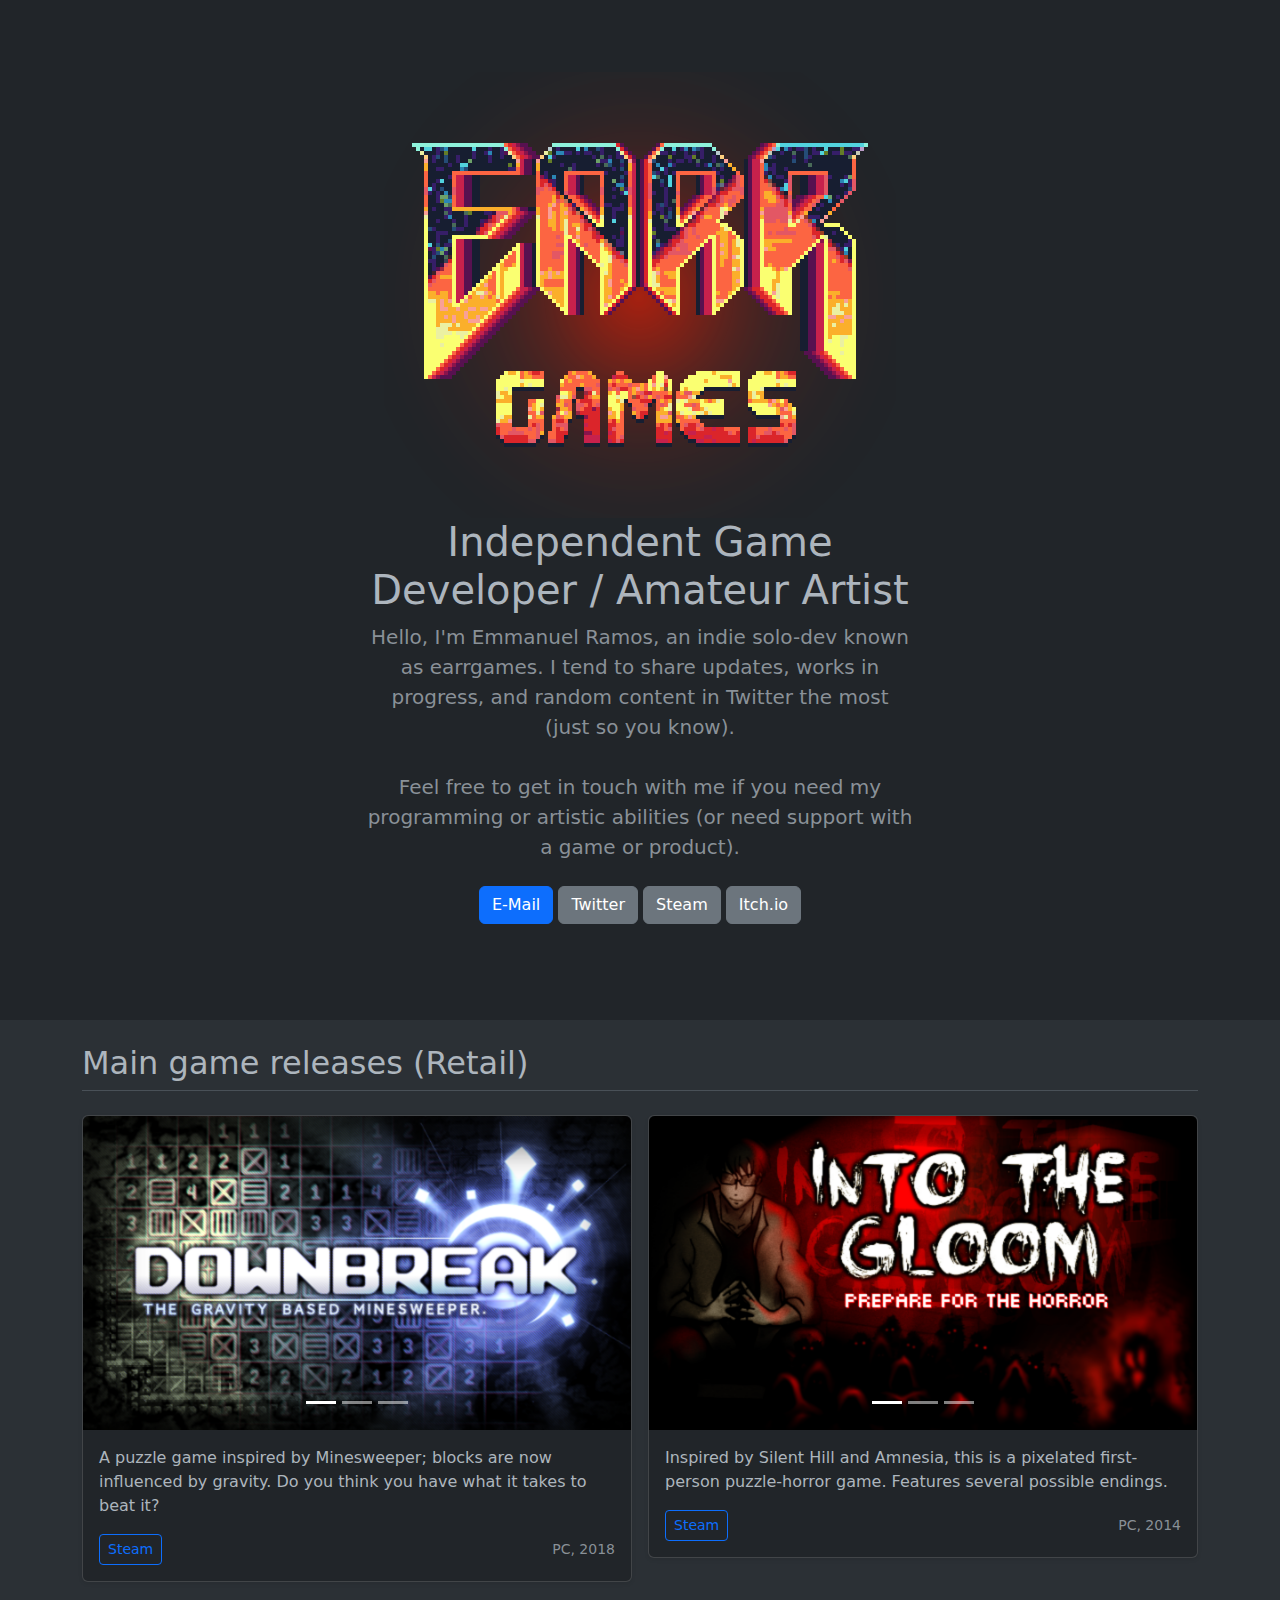
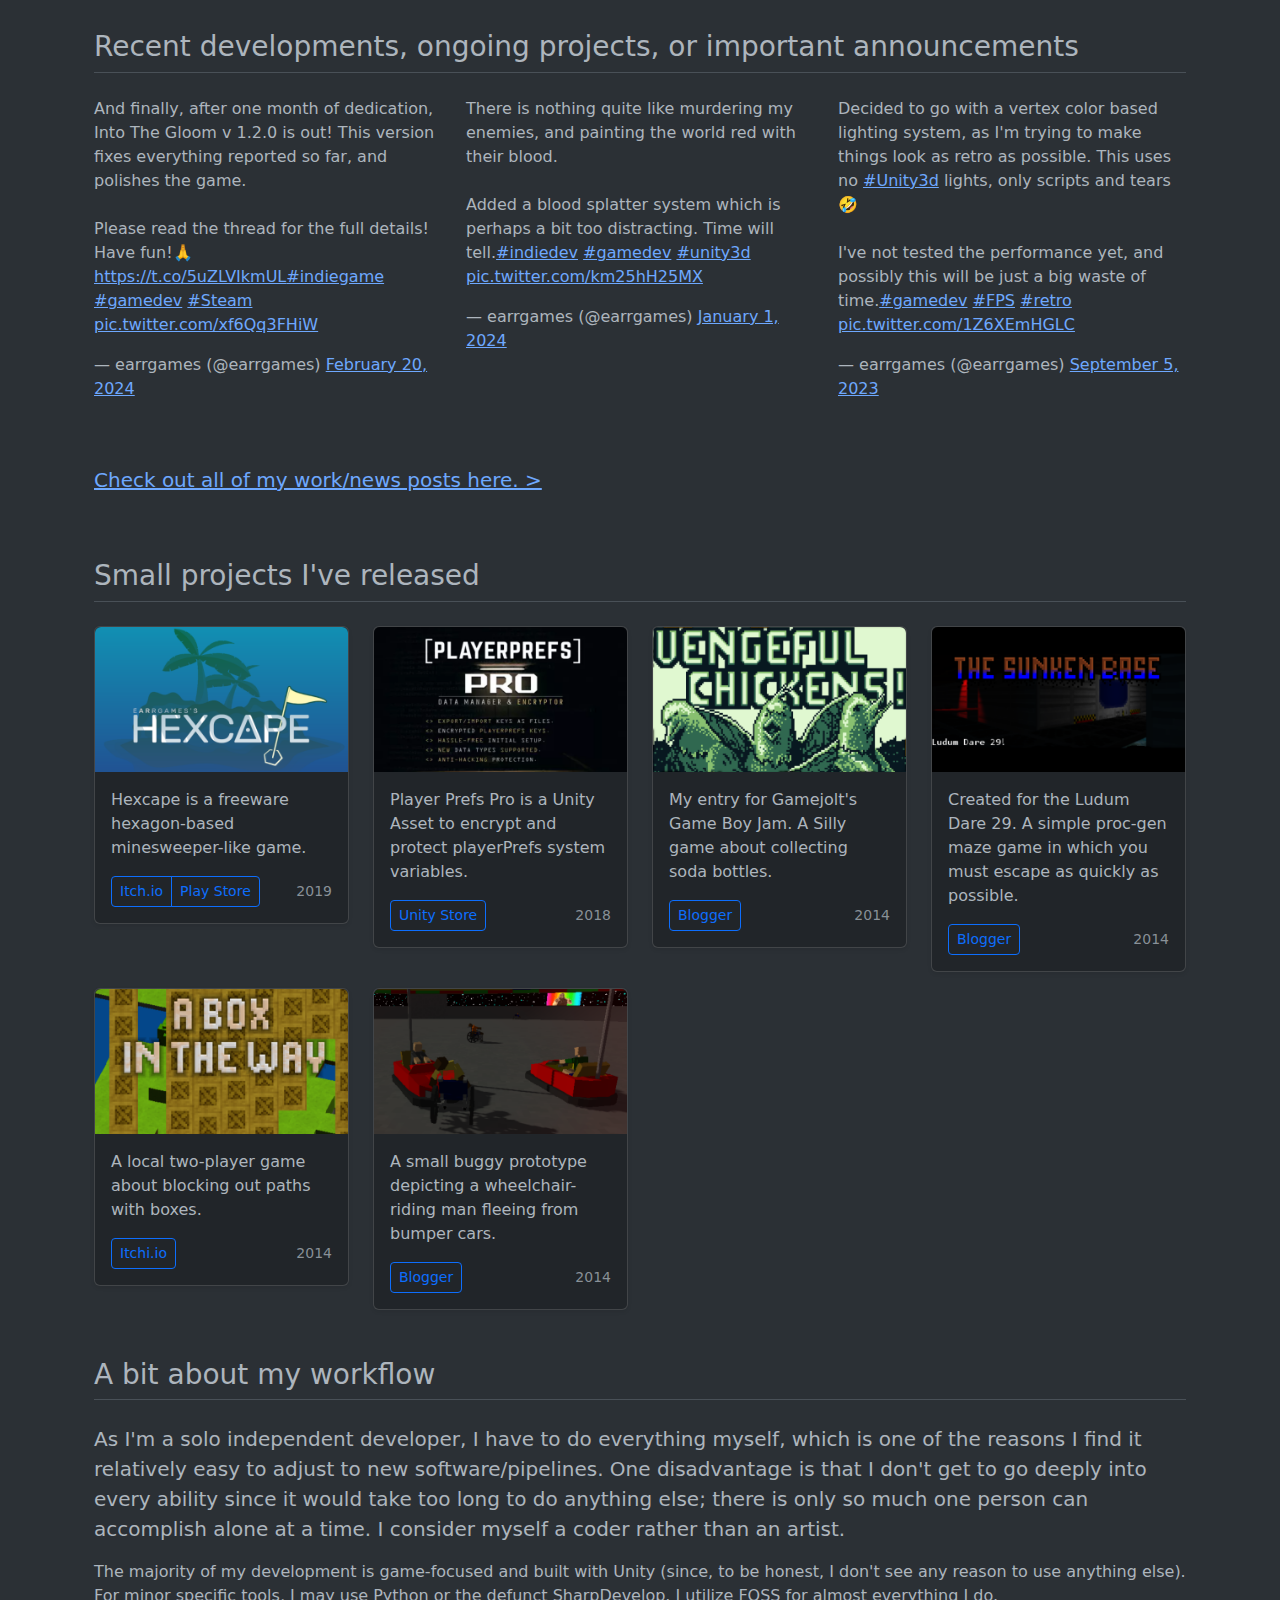
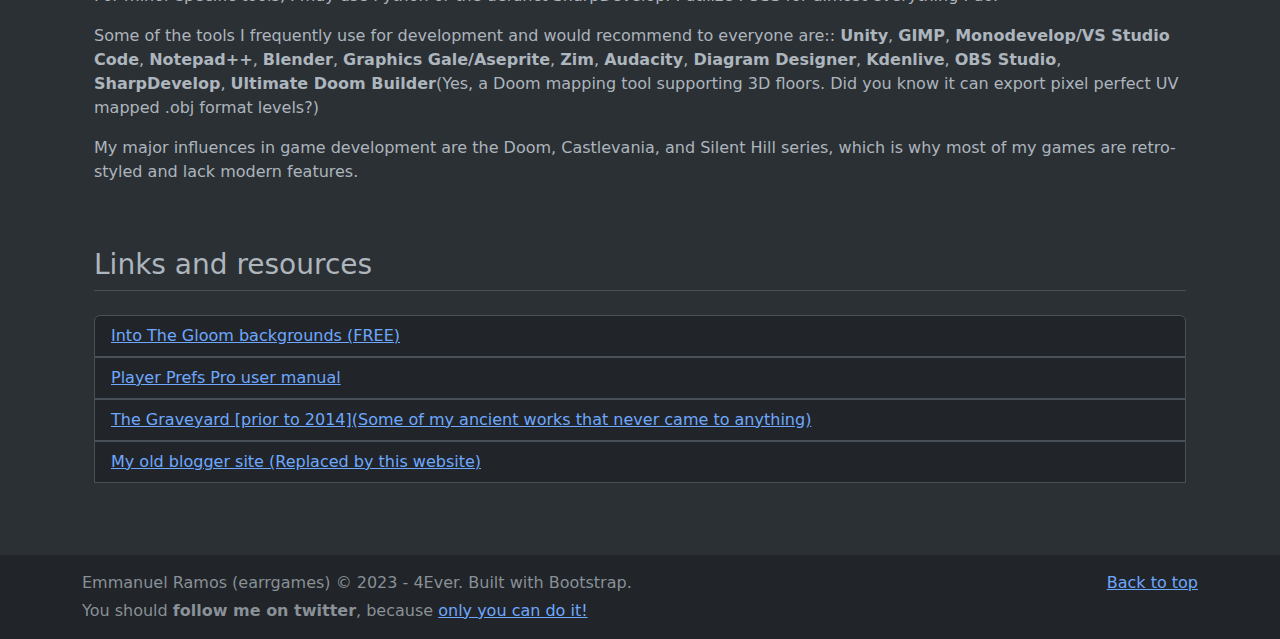
<file: index.html>
<!doctype html>
<html lang="en" data-bs-theme="auto">
  <head><!--script src="assets/js/color-modes.js"></script-->

    <meta charset="utf-8">
    <meta name="viewport" content="width=device-width, initial-scale=1">
    <meta name="description" content="earrgames independent game developer portfolio and main site">
    <meta name="author" content="Emmanuel Ramos earrgames">
    <meta name="generator" content="earrgames">
    <title>earrgames, home of Emmanuel Ramos indie games and stuff</title>
	<link rel="icon" type="image/x-icon" href="assets/imgs/favicon.ico">
    <link rel="canonical" href="https://earrgames.github.io">

	<meta name="robots" content="follow, index, max-snippet:-1, max-video-preview:-1, max-image-preview:large"/>
    <meta name="twitter:card" content="summary" />
	<meta name="twitter:site" content="@earrgames" />
	<meta name="twitter:creator" content="@earrgames" />
	<meta name="twitter:title" content="earrgames.com, indie game developer" />
	<meta name="twitter:description" content="Emmanuel Ramos development portfolio, indie games, and miscellaneous stuff." />
	<meta name="twitter:image" content="assets/imgs/twitterShareIMG.png" />


    

<link href="assets/dist/css/bootstrap.min.css" rel="stylesheet">

    <style>
      .bd-placeholder-img {
        font-size: 1.125rem;
        text-anchor: middle;
        -webkit-user-select: none;
        -moz-user-select: none;
        user-select: none;
      }

      @media (min-width: 768px) {
        .bd-placeholder-img-lg {
          font-size: 3.5rem;
        }
      }

      .b-example-divider {
        width: 100%;
        height: 3rem;
        background-color: rgba(0, 0, 0, .1);
        border: solid rgba(0, 0, 0, .15);
        border-width: 1px 0;
        box-shadow: inset 0 .5em 1.5em rgba(0, 0, 0, .1), inset 0 .125em .5em rgba(0, 0, 0, .15);
      }

      .b-example-vr {
        flex-shrink: 0;
        width: 1.5rem;
        height: 100vh;
      }

      .bi {
        vertical-align: -.125em;
        fill: currentColor;
      }

      .nav-scroller {
        position: relative;
        z-index: 2;
        height: 2.75rem;
        overflow-y: hidden;
      }

      .nav-scroller .nav {
        display: flex;
        flex-wrap: nowrap;
        padding-bottom: 1rem;
        margin-top: -1px;
        overflow-x: auto;
        text-align: center;
        white-space: nowrap;
        -webkit-overflow-scrolling: touch;
      }

      .btn-bd-primary {
        --bd-violet-bg: #712cf9;
        --bd-violet-rgb: 112.520718, 44.062154, 249.437846;

        --bs-btn-font-weight: 600;
        --bs-btn-color: var(--bs-white);
        --bs-btn-bg: var(--bd-violet-bg);
        --bs-btn-border-color: var(--bd-violet-bg);
        --bs-btn-hover-color: var(--bs-white);
        --bs-btn-hover-bg: #6528e0;
        --bs-btn-hover-border-color: #6528e0;
        --bs-btn-focus-shadow-rgb: var(--bd-violet-rgb);
        --bs-btn-active-color: var(--bs-btn-hover-color);
        --bs-btn-active-bg: #5a23c8;
        --bs-btn-active-border-color: #5a23c8;
      }
      .bd-mode-toggle {
        z-index: 1500;
      }
	  [data-bs-theme=dark] .carousel .carousel-indicators [data-bs-target], [data-bs-theme=dark].carousel .carousel-indicators [data-bs-target] {
		background-color: #fff;
	  }
	  /*Img hover other projects*/
	.image-wrapper {
		position: relative;
		display: inline-block;
	}
	.image-wrapper .img-top {
		display: none;
		position: absolute;
		top: 0;
		left: 0;
		z-index: 99;
	}
	.image-wrapper:hover .img-top {
		display: inline;
	}
	.col {
	color-scheme: normal;
	}
    </style>

    
  </head>
  <body data-bs-theme="dark">

    
<header>
  <!--div class="navbar navbar-dark bg-dark shadow-sm">
    <div class="container">
      <a href="#" class="navbar-brand d-flex align-items-center">
        <svg xmlns="http://www.w3.org/2000/svg" width="20" height="20" fill="none" stroke="currentColor" stroke-linecap="round" stroke-linejoin="round" stroke-width="2" aria-hidden="true" class="me-2" viewBox="0 0 24 24"><path d="M23 19a2 2 0 0 1-2 2H3a2 2 0 0 1-2-2V8a2 2 0 0 1 2-2h4l2-3h6l2 3h4a2 2 0 0 1 2 2z"/><circle cx="12" cy="13" r="4"/></svg>
        <strong>Album</strong>
      </a>
      
    </div>
  </div-->
</header>

<main data-bs-theme="dark">

  <section class="py-4 text-center container">
    <div class="row py-lg-5">
      <div class="col-lg-6 col-md-8 mx-auto">
		<img src="assets/imgs/earrgameslogo.png" class="img-fluid" alt="Responsive image">
        <h1 class="fw-light">Independent Game Developer / Amateur Artist</h1>
        <p class="lead text-body-secondary">Hello, I'm Emmanuel Ramos, an indie solo-dev known as earrgames. I tend to share updates, works in progress, and random content in Twitter the most (just so you know). 
	<br><br>Feel free to get in touch with me if you need my programming or artistic abilities (or need support with a game or product).</p>
        <p>
          <a href="mailto:earrgames@gmail.com" class="btn btn-primary my-2">E-Mail</a>
          <a href="https://twitter.com/earrgames" class="btn btn-secondary my-2">Twitter</a>
		  <a href="https://store.steampowered.com/publisher/earrgames" class="btn btn-secondary my-2">Steam</a>
		  <a href="https://earrgames.itch.io/" class="btn btn-secondary my-2">Itch.io</a>
        </p>
      </div>
    </div>
  </section>

  <div class="album py-4 bg-body-tertiary">
	<div class="container">
	  <h2 class="pb-2 border-bottom mb-4">Main game releases (Retail)</h2>
	  <!--br></br-->
      <div class="row row-cols-1 row-cols-sm-1 row-cols-md-2 g-3">
			
		<!-- DOWNBREAK -->
		<div class="col">
          <div class="card shadow-sm">
			<div id="carouselExampleCaptions" class="carousel slide" data-bs-interval="false" data-bs-theme="light">
			  <div class="carousel-indicators" data-bs-theme="light">
				<button type="button" data-bs-target="#carouselExampleCaptions" data-bs-slide-to="0" class="active" aria-label="Slide 1" aria-current="true" data-bs-theme="light"></button>
				<button type="button" data-bs-target="#carouselExampleCaptions" data-bs-slide-to="1" aria-label="Slide 2" class=""></button>
				<button type="button" data-bs-target="#carouselExampleCaptions" data-bs-slide-to="2" aria-label="Slide 3" class=""></button>
			  </div>
			  <div class="carousel-inner">
				<div class="carousel-item active">
				   <img class="img-fluid rounded-top" src="assets/imgs/MainCapsule_DB.png" alt="Downbreak (2018)">
				</div>
				<div class="carousel-item">
				   <img class="img-fluid rounded-top" src="assets/imgs/db_webScr1.png" alt="Downbreak (2018)">
				</div>
				<div class="carousel-item">
				  <img class="img-fluid rounded-top" src="assets/imgs/db_webScr2.png" alt="Downbreak (2018)">
				</div>
			  </div>
			</div>
			
			<div class="card-body">
              <p class="card-text">A puzzle game inspired by Minesweeper; blocks are now influenced by gravity. Do you think you have what it takes to beat it?</p>
              <div class="d-flex justify-content-between align-items-center">
                <div class="btn-group">
                  <button type="button" class="btn btn-sm btn-outline-primary">Steam<a href="https://store.steampowered.com/app/667790/Downbreak/" class="stretched-link"></a></button>
                </div>
                <small class="text-body-secondary">PC, 2018</small>
              </div>
            </div>
          </div>
        </div>
		
		<!-- Into The Gloom -->
		<div class="col">
          <div class="card shadow-sm">
			<div id="carouselExampleCaptions2" class="carousel slide" data-bs-interval="false" data-bs-theme="light">
			  <div class="carousel-indicators" data-bs-theme="light">
				<button type="button" data-bs-target="#carouselExampleCaptions2" data-bs-slide-to="0" class="active" aria-label="Slide 1" aria-current="true" data-bs-theme="light"></button>
				<button type="button" data-bs-target="#carouselExampleCaptions2" data-bs-slide-to="1" aria-label="Slide 2" class=""></button>
				<button type="button" data-bs-target="#carouselExampleCaptions2" data-bs-slide-to="2" aria-label="Slide 3" class=""></button>
			  </div>
			  <div class="carousel-inner">
				<div class="carousel-item active">
				   <img class="img-fluid rounded-top" src="assets/imgs/com_itgcapsule_2024.png" alt="Into The Gloom (2014)">
				</div>
				<div class="carousel-item">
				   <img class="img-fluid rounded-top" src="assets/imgs/com_scr1_2024.png" alt="Into The Gloom (2014)">
				</div>
				<div class="carousel-item">
				  <img class="img-fluid rounded-top" src="assets/imgs/com_scr2_2024.png" alt="Into The Gloom (2014)">
				</div>
			  </div>
			</div>
			
			<div class="card-body">
              <p class="card-text">Inspired by Silent Hill and Amnesia, this is a pixelated first-person puzzle-horror game. Features several possible endings.</p>
              <div class="d-flex justify-content-between align-items-center">
                <div class="btn-group">
                  <button type="button" class="btn btn-sm btn-outline-primary">Steam<a href="https://store.steampowered.com/app/342350" class="stretched-link"></a></button>
                </div>
                <small class="text-body-secondary">PC, 2014</small>
              </div>
            </div>
          </div>
        </div>
		
		<!-- Next...? -->
		<!----- fin next -->
      </div>
     
	
	<!-- RECENT POSTS (3 siempre) -->
	<br></br>
	<div class="container">
	  <h3 class="pb-2 border-bottom mb-4">Recent developments, ongoing projects, or important announcements</h3>
	  <!--br></br-->
	  <div class="row row-cols-1 row-cols-sm-2 row-cols-md-3">
			<!-- twitt 0 -->
    			<div class="col">
				<blockquote class="twitter-tweet" data-theme="dark"><p lang="en" dir="ltr">And finally, after one month of dedication, Into The Gloom v 1.2.0 is out! This version fixes everything reported so far, and polishes the game.<br><br>Please read the thread for the full details! Have fun!🙏<a href="https://t.co/5uZLVIkmUL">https://t.co/5uZLVIkmUL</a><a href="https://twitter.com/hashtag/indiegame?src=hash&amp;ref_src=twsrc%5Etfw">#indiegame</a> <a href="https://twitter.com/hashtag/gamedev?src=hash&amp;ref_src=twsrc%5Etfw">#gamedev</a> <a href="https://twitter.com/hashtag/Steam?src=hash&amp;ref_src=twsrc%5Etfw">#Steam</a> <a href="https://t.co/xf6Qq3FHiW">pic.twitter.com/xf6Qq3FHiW</a></p>&mdash; earrgames (@earrgames) <a href="https://twitter.com/earrgames/status/1759787325481988201?ref_src=twsrc%5Etfw">February 20, 2024</a></blockquote> <script async src="https://platform.twitter.com/widgets.js" charset="utf-8"></script>
			</div>
			<!-- twitt 0 -->
    			<div class="col">
				<blockquote class="twitter-tweet" data-theme="dark"><p lang="en" dir="ltr">There is nothing quite like murdering my enemies, and painting the world red with their blood.<br><br>Added a blood splatter system which is perhaps a bit too distracting. Time will tell.<a href="https://twitter.com/hashtag/indiedev?src=hash&amp;ref_src=twsrc%5Etfw">#indiedev</a> <a href="https://twitter.com/hashtag/gamedev?src=hash&amp;ref_src=twsrc%5Etfw">#gamedev</a> <a href="https://twitter.com/hashtag/unity3d?src=hash&amp;ref_src=twsrc%5Etfw">#unity3d</a> <a href="https://t.co/km25hH25MX">pic.twitter.com/km25hH25MX</a></p>&mdash; earrgames (@earrgames) <a href="https://twitter.com/earrgames/status/1741829490387378324?ref_src=twsrc%5Etfw">January 1, 2024</a></blockquote> <script async src="https://platform.twitter.com/widgets.js" charset="utf-8"></script>
			</div>
			<!-- twitt 0 -->
    			<div class="col">
				<blockquote class="twitter-tweet" data-theme="dark"><p lang="en" dir="ltr">Decided to go with a vertex color based lighting system, as I&#39;m trying to make things look as retro as possible. This uses no <a href="https://twitter.com/hashtag/Unity3d?src=hash&amp;ref_src=twsrc%5Etfw">#Unity3d</a> lights, only scripts and tears 🤣<br><br>I&#39;ve not tested the performance yet, and possibly this will be just a big waste of time.<a href="https://twitter.com/hashtag/gamedev?src=hash&amp;ref_src=twsrc%5Etfw">#gamedev</a> <a href="https://twitter.com/hashtag/FPS?src=hash&amp;ref_src=twsrc%5Etfw">#FPS</a> <a href="https://twitter.com/hashtag/retro?src=hash&amp;ref_src=twsrc%5Etfw">#retro</a> <a href="https://t.co/1Z6XEmHGLC">pic.twitter.com/1Z6XEmHGLC</a></p>&mdash; earrgames (@earrgames) <a href="https://twitter.com/earrgames/status/1698915334382661900?ref_src=twsrc%5Etfw">September 5, 2023</a></blockquote> <script async src="https://platform.twitter.com/widgets.js" charset="utf-8"></script>
			</div>
			
		</div>
		<!-- Go to posts page -->
		<br></br>
		<blockquote class="blockquote">
          <a class="d-flex align-items-center" href="twPosts.html">Check out all of my work/news posts here.  ></a>
        </blockquote>
		
		
	</div>
	
	
	  <!-- OTROS PROYECTOS -->
	 <br></br>
	<div class="container">
	  <h3 class="pb-2 border-bottom mb-4">Small projects I've released</h3>
	  <!--br></br-->
	  <div class="row row-cols-1 row-cols-sm-2 row-cols-md-4 gy-3">
        <!-- test 0 -->
		<div class="col">
          <div class="card shadow-sm">
			<div class="image-wrapper">
				<img class="img-fluid rounded-top" src="assets/imgs/other_hexcape_a.png" alt="PC, Android (2019)">
				<img class="img-fluid rounded-top img-top" src="assets/imgs/other_hexcape_b.png" alt="PC, Android (2019)">
			</div>
			<div class="card-body">
              <p class="card-text">Hexcape is a freeware hexagon-based minesweeper-like game.</p>
              <div class="d-flex justify-content-between align-items-center">
                <div class="btn-group">
					<button type="button" class="btn btn-sm btn-outline-primary">Itch.io<a href="https://earrgames.itch.io/hexcape" class="stretched-link"></a></button>
					<button type="button" class="btn btn-sm btn-outline-primary">Play Store<a href="https://play.google.com/store/apps/details?id=com.earrgames.hexcape" class="stretched-link"></a></button>
                </div>
                <small class="text-body-secondary">2019</small>
              </div>

            </div>
          </div>
        </div>
		 <!-- test1 -->
		<div class="col">
          <div class="card shadow-sm">
			<div class="image-wrapper">
				<img class="img-fluid rounded-top" src="assets/imgs/other_ppp_a.png" alt="Asset Store (2018)">
				<img class="img-fluid rounded-top img-top" src="assets/imgs/other_ppp_b.png" alt="Asset Store (2018)">
			</div>
			<div class="card-body">
              <p class="card-text">Player Prefs Pro is a Unity Asset to encrypt and protect playerPrefs system variables.</p>
              <div class="d-flex justify-content-between align-items-center">
                <div class="btn-group">
					<button type="button" class="btn btn-sm btn-outline-primary">Unity Store<a href="https://assetstore.unity.com/packages/tools/utilities/playerprefs-pro-133689" class="stretched-link"></a></button>
                </div>
                <small class="text-body-secondary">2018</small>
              </div>

            </div>
          </div>
        </div>
         <!-- test2 -->
		<div class="col">
          <div class="card shadow-sm">
			<div class="image-wrapper">
				<img class="img-fluid rounded-top" src="assets/imgs/other_vgc_a.png" alt="Web (2014)">
				<img class="img-fluid rounded-top img-top" src="assets/imgs/other_vgc_b.png" alt="Web (2014)">
			</div>
			<div class="card-body">
              <p class="card-text">My entry for Gamejolt's Game Boy Jam. A Silly game about collecting soda bottles.</p>
              <div class="d-flex justify-content-between align-items-center">
                <div class="btn-group">
					<button type="button" class="btn btn-sm btn-outline-primary">Blogger<a href="https://earrgames.blogspot.com/2014/08/gbj3-vengeful-chickens.html" class="stretched-link"></a></button>
                </div>
                <small class="text-body-secondary">2014</small>
              </div>

            </div>
          </div>
        </div>
		 <!-- test3 -->
		<div class="col">
          <div class="card shadow-sm">
			<div class="image-wrapper">
				<img class="img-fluid rounded-top" src="assets/imgs/other_tsb_a.png" alt="Web (2014)">
				<img class="img-fluid rounded-top img-top" src="assets/imgs/other_tsb_b.png" alt="Web (2014)">
			</div>
			<div class="card-body">
              <p class="card-text">Created for the Ludum Dare 29. A simple proc-gen maze game in which you must escape as quickly as possible.</p>
              <div class="d-flex justify-content-between align-items-center">
                <div class="btn-group">
					<button type="button" class="btn btn-sm btn-outline-primary">Blogger<a href="https://earrgames.blogspot.com/2014/07/the-sunken-base.html" class="stretched-link"></a></button>
                </div>
                <small class="text-body-secondary">2014</small>
              </div>

            </div>
          </div>
        </div>
		<!-- test4 -->
		<div class="col">
          <div class="card shadow-sm">
			<div class="image-wrapper">
				<img class="img-fluid rounded-top" src="assets/imgs/other_abitw_a.png" alt="PC, Windows (2014)">
				<img class="img-fluid rounded-top img-top" src="assets/imgs/other_abitw_b.png" alt="PC, Windows (2014)">
			</div>
			<div class="card-body">
              <p class="card-text">A local two-player game about blocking out paths with boxes.</p>
              <div class="d-flex justify-content-between align-items-center">
                <div class="btn-group">
					<button type="button" class="btn btn-sm btn-outline-primary">Itchi.io<a href="https://earrgames.itch.io/a-box-in-the-way" class="stretched-link"></a></button>
                </div>
                <small class="text-body-secondary">2014</small>
              </div>

            </div>
          </div>
        </div>
		<!-- test5 -->
		<div class="col">
          <div class="card shadow-sm">
			<div class="image-wrapper">
				<img class="img-fluid rounded-top" src="assets/imgs/other_dwm_a.png" alt="PC, Windows (2014)">
				<img class="img-fluid rounded-top img-top" src="assets/imgs/other_dwm_b.png" alt="PC, Windows (2014)">
			</div>
			<div class="card-body">
              <p class="card-text">A small buggy prototype depicting a wheelchair-riding man fleeing from bumper cars.</p>
              <div class="d-flex justify-content-between align-items-center">
                <div class="btn-group">
					<button type="button" class="btn btn-sm btn-outline-primary">Blogger<a href="https://earrgames.blogspot.com/2014/01/dark-wheelman.html" class="stretched-link"></a></button>
                </div>
                <small class="text-body-secondary">2014</small>
              </div>

            </div>
          </div>
        </div>
		
      </div>
    </div>
	
	<!-- Workflow (no debe depender de la cantidad de elementos, siempre puedo agregar mas. Hacer una lista debajo de un parrafo superior)-->
	 <br></br>
	<div class="container">
	  <h3 class="pb-2 border-bottom mb-4">A bit about my workflow</h3>
	  <!--br></br-->
	  <!---- balbalbal texto-->
	  <p class="lead">As I'm a solo independent developer, I have to do everything myself, which is one of the reasons I find it relatively easy to adjust to new software/pipelines. One disadvantage is that I don't get to go deeply into every ability since it would take too long to do anything else; there is only so much one person can accomplish alone at a time. I consider myself a coder rather than an artist.</p>
	  <p>The majority of my development is game-focused and built with Unity (since, to be honest, I don't see any reason to use anything else). For minor specific tools, I may use Python or the defunct SharpDevelop. I utilize FOSS for almost everything I do.</p>
	  <p>Some of the tools I frequently use for development and would recommend to everyone are:: <b>Unity</b>, <b>GIMP</b>, <b>Monodevelop/VS Studio Code</b>, <b>Notepad++</b>, <b>Blender</b>, <b>Graphics Gale/Aseprite</b>, <b>Zim</b>, <b>Audacity</b>, <b>Diagram Designer</b>, <b>Kdenlive</b>, <b>OBS Studio</b>, <b>SharpDevelop</b>, <b>Ultimate Doom Builder</b>(Yes, a Doom mapping tool supporting 3D floors. Did you know it can export pixel perfect UV mapped .obj format levels?)</p>
	  <p>My major influences in game development are the Doom, Castlevania, and Silent Hill series, which is why most of my games are retro-styled and lack modern features.</p>
	 <!--table class="table table-striped">

          <tbody>
          <tr>
            <td class="w-25"><b>Blender</b></td>
            <td>Larry the Bird</td>
          </tr>
          <tr>
            <td><b>Ultimate Doom Builder</b></td>
            <td colspan="3">Larry the Bird</td>
          </tr>
          <tr>
			<td><b>Aseprite</b></td>
            <td colspan="3">Larry the Bird</td>
          </tr>
          </tbody>
        </table-->
	</div>
	
	<!-- LINKS (parecido al anterior pero no es una tabla la lista, es un bullet list de <a>)-->
	 <br></br>
	<div class="container">
	  <h3 class="pb-2 border-bottom mb-4">Links and resources</h3>
	  <!--br></br-->
	  <ul class="list-group">
		<li class="list-group-item"><a href="https://earrgames.blogspot.com/2016/07/into-gloom-backgrounds.html">Into The Gloom backgrounds (FREE)<a></li>
		<li class="list-group-item"><a href="https://earrgames.github.io/docs/PlayerPrefsPro_UserManual.pdf">Player Prefs Pro user manual<a></li>
		<li class="list-group-item"><a href="https://earrgames.blogspot.com/2014/01/the-graveyard-of-dead-projects.html">The Graveyard [prior to 2014](Some of my ancient works that never came to anything)<a></li>
		<li class="list-group-item"><a href="https://earrgames.blogspot.com">My old blogger site (Replaced by this website)<a></li>
	</ul>
	<br></br>
	</div>
	
  </div>

</main>

<footer class="text-body-secondary py-3">
  <div class="container">
    <p class="float-end mb-1">
      <a href="#">Back to top</a>
    </p>
    <p class="mb-1">Emmanuel Ramos (earrgames) &copy; 2023 - 4Ever. Built with Bootstrap.</p>
    <p class="mb-0">You should <b>follow me on twitter</b>, because <a href="https://twitter.com/earrgames">only you can do it!</a></p>
  </div>
</footer>

    <script src="assets/dist/js/bootstrap.bundle.min.js"></script>
      
  </body>
</html>
</file>
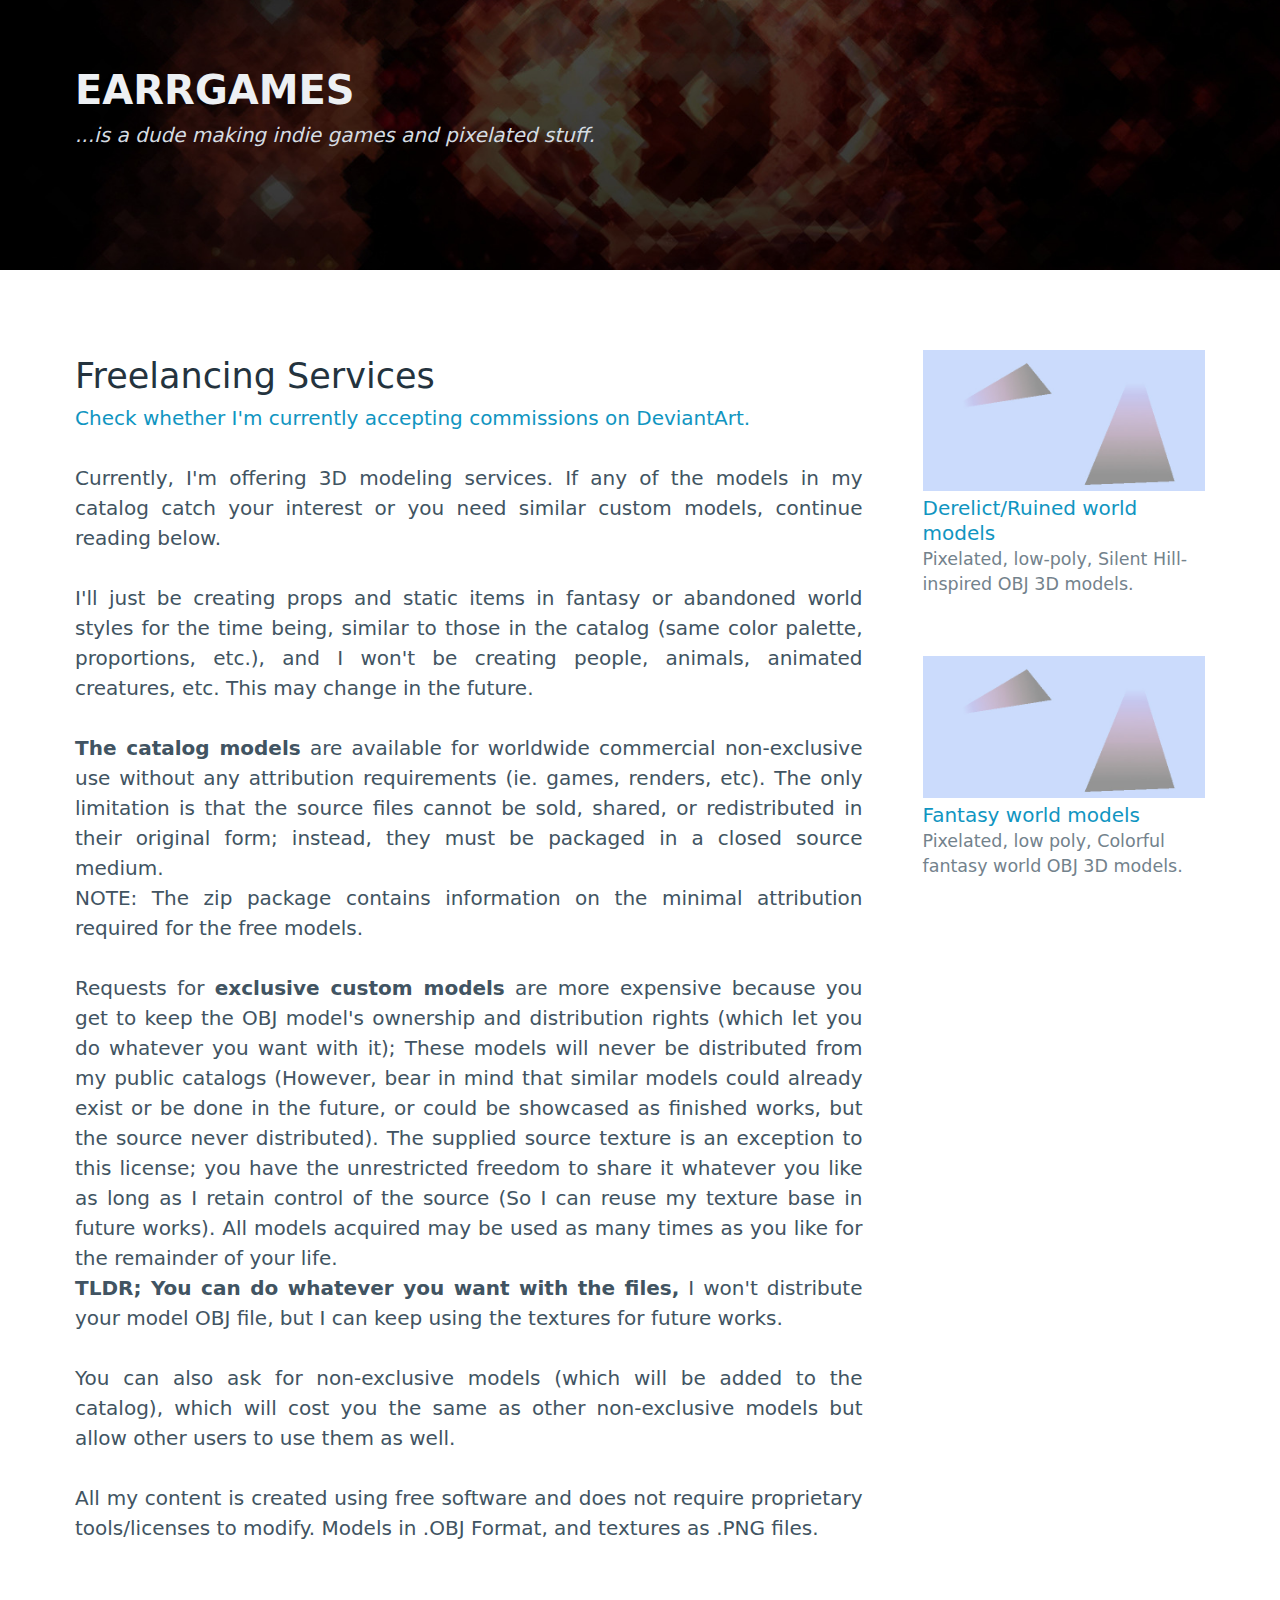
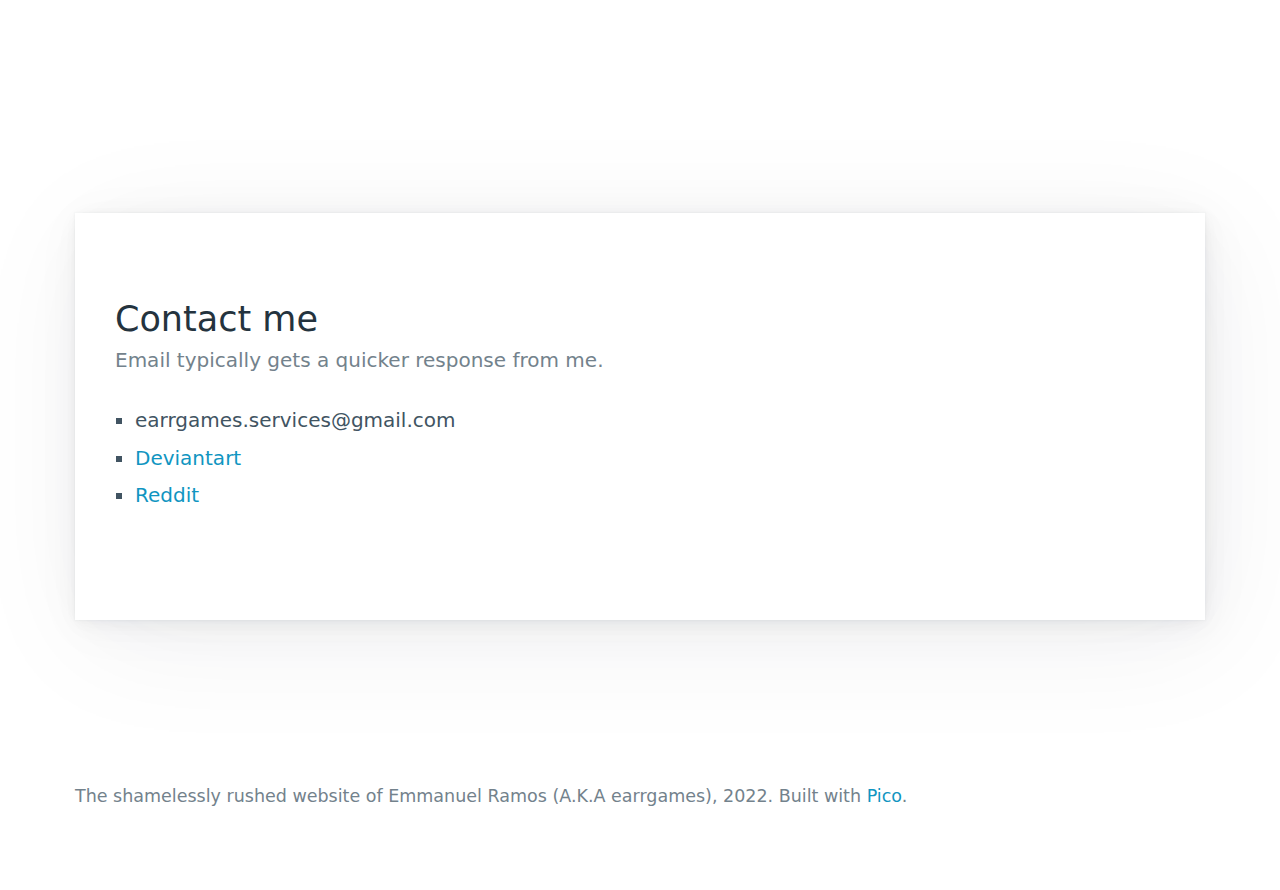
<file: freelancing/index.html>
<!doctype html>
<html lang="en">

  <head>
    <meta charset="utf-8">
    <meta name="viewport" content="width=device-width, initial-scale=1">
    <title>EARRGAMES • Freelancing Services</title>
    <meta name="description" content="A classic company or blog layout with a sidebar. Built with Pico CSS.">
    <link rel="shortcut icon" href="https://picocss.com/favicon.ico">
    <link rel="canonical" href="https://picocss.com/examples/company/">

    <!-- Pico.css -->
    <link rel="stylesheet" href="css/pico.min.css">

    <!-- Custom styles for this example -->
    <link rel="stylesheet" href="custom.css">
  </head>

  <body>

    <!-- Hero -->
    <div class="hero" data-theme="dark">
      <!--nav class="container-fluid">
        <ul>
          <li><a href="https://www.earrgames.com" class="contrast" onclick="event.preventDefault()"><strong>&lt; Go to my old blog</strong></a></li>
        </ul>
		<ul>
          <li>Freelancing services</li>
        </ul>
		
        
      </nav-->
      <header class="container">
        <hgroup>
          <h1>EARRGAMES</h1>
          <h2><i>...is a dude making indie games and pixelated stuff.</i></h2>
        </hgroup>
      </header>
    </div><!-- ./ Hero -->

    <!-- Main -->
    <main class="container">
      <div class="grid">

        <section>
          <hgroup>
            <h2>Freelancing Services</h2>
            <h3><b><a href="https://www.deviantart.com/earrgames">Check whether I'm currently accepting commissions on DeviantArt.</a></b></h3>
          </hgroup>
          <p>Currently, I'm offering 3D modeling services. If any of the models in my catalog catch your interest or you need similar custom models, continue reading below. </p>
		  <p>I'll just be creating props and static items in fantasy or abandoned world styles for the time being, similar to those in the catalog (same color palette, proportions, etc.), and I won't be creating people, animals, animated creatures, etc. This may change in the future.</p>
		  <p><b>The catalog models</b> are available for worldwide commercial non-exclusive use without any attribution requirements (ie. games, renders, etc). The only limitation is that the source files cannot be sold, shared, or redistributed in their original form; instead, they must be packaged in a closed source medium.<br>NOTE: The zip package contains information on the minimal attribution required for the free models. </p>
		  <p>Requests for <b>exclusive custom models</b> are more expensive because you get to keep the OBJ model's ownership and distribution rights (which let you do whatever you want with it); These models will never be distributed from my public catalogs (However, bear in mind that similar models could already exist or be done in the future, or could be showcased as finished works, but the source never distributed). The supplied source texture is an exception to this license; you have the unrestricted freedom to share it whatever you like as long as I retain control of the source (So I can reuse my texture base in future works). All models acquired may be used as many times as you like for the remainder of your life. 
			<br>
			<b>TLDR; You can do whatever you want with the files,</b> I won't distribute your model OBJ file, but I can keep using the textures for future works.</p>
		  <p>You can also ask for non-exclusive models (which will be added to the catalog), which will cost you the same as other non-exclusive models but allow other users to use them as well.</p>
		  <p>All my content is created using free software and does not require proprietary tools/licenses to modify. Models in .OBJ Format, and textures as .PNG files.</p> 
        </section>

        <aside>
          <a href="3d_pixel_art_derelict/index.html" aria-label="Example"><img src="img/sideBarImg0.jpg" alt="Derelict 3D Models"></a>
          <p>
            <a href="3d_pixel_art_derelict/index.html">Derelict/Ruined world models</a><br>
            <small>Pixelated, low-poly, Silent Hill-inspired OBJ 3D models.</small>
          </p>
          <a href="3d_pixel_art_fantasy/index.html" aria-label="Example"><img src="img/sideBarImg0.jpg" alt="Fantasy 3D Models"></a>
          <p>
            <a href="3d_pixel_art_fantasy/index.html">Fantasy world models</a><br>
            <small>Pixelated, low poly, Colorful fantasy world OBJ 3D models.</small>
          </p>
        </aside>

      </div>
    </main><!-- ./ Main -->

    <!-- Subscribe -->
    <section aria-label="Subscribe example">
      <div class="container">
        <article>
          <hgroup>
            <h2>Contact me</h2>
            <h3>Email typically gets a quicker response from me.</h3>
          </hgroup>
           <ul>
		   <li>earrgames.services@gmail.com</li>
		   <li><a href="https://www.deviantart.com/earrgames">Deviantart</a></li>
		   <li><a href="https://reddit.com/u/earrgames">Reddit</a></li>
		   </ul>
        </article>
      </div>
    </section><!-- ./ Subscribe -->

    <!-- Footer -->
    <footer class="container">
      <small>The shamelessly rushed website of Emmanuel Ramos (A.K.A earrgames), 2022. Built with <a href="https://picocss.com">Pico</a>.</small>
    </footer><!-- ./ Footer -->


  </body>

</html>
</file>
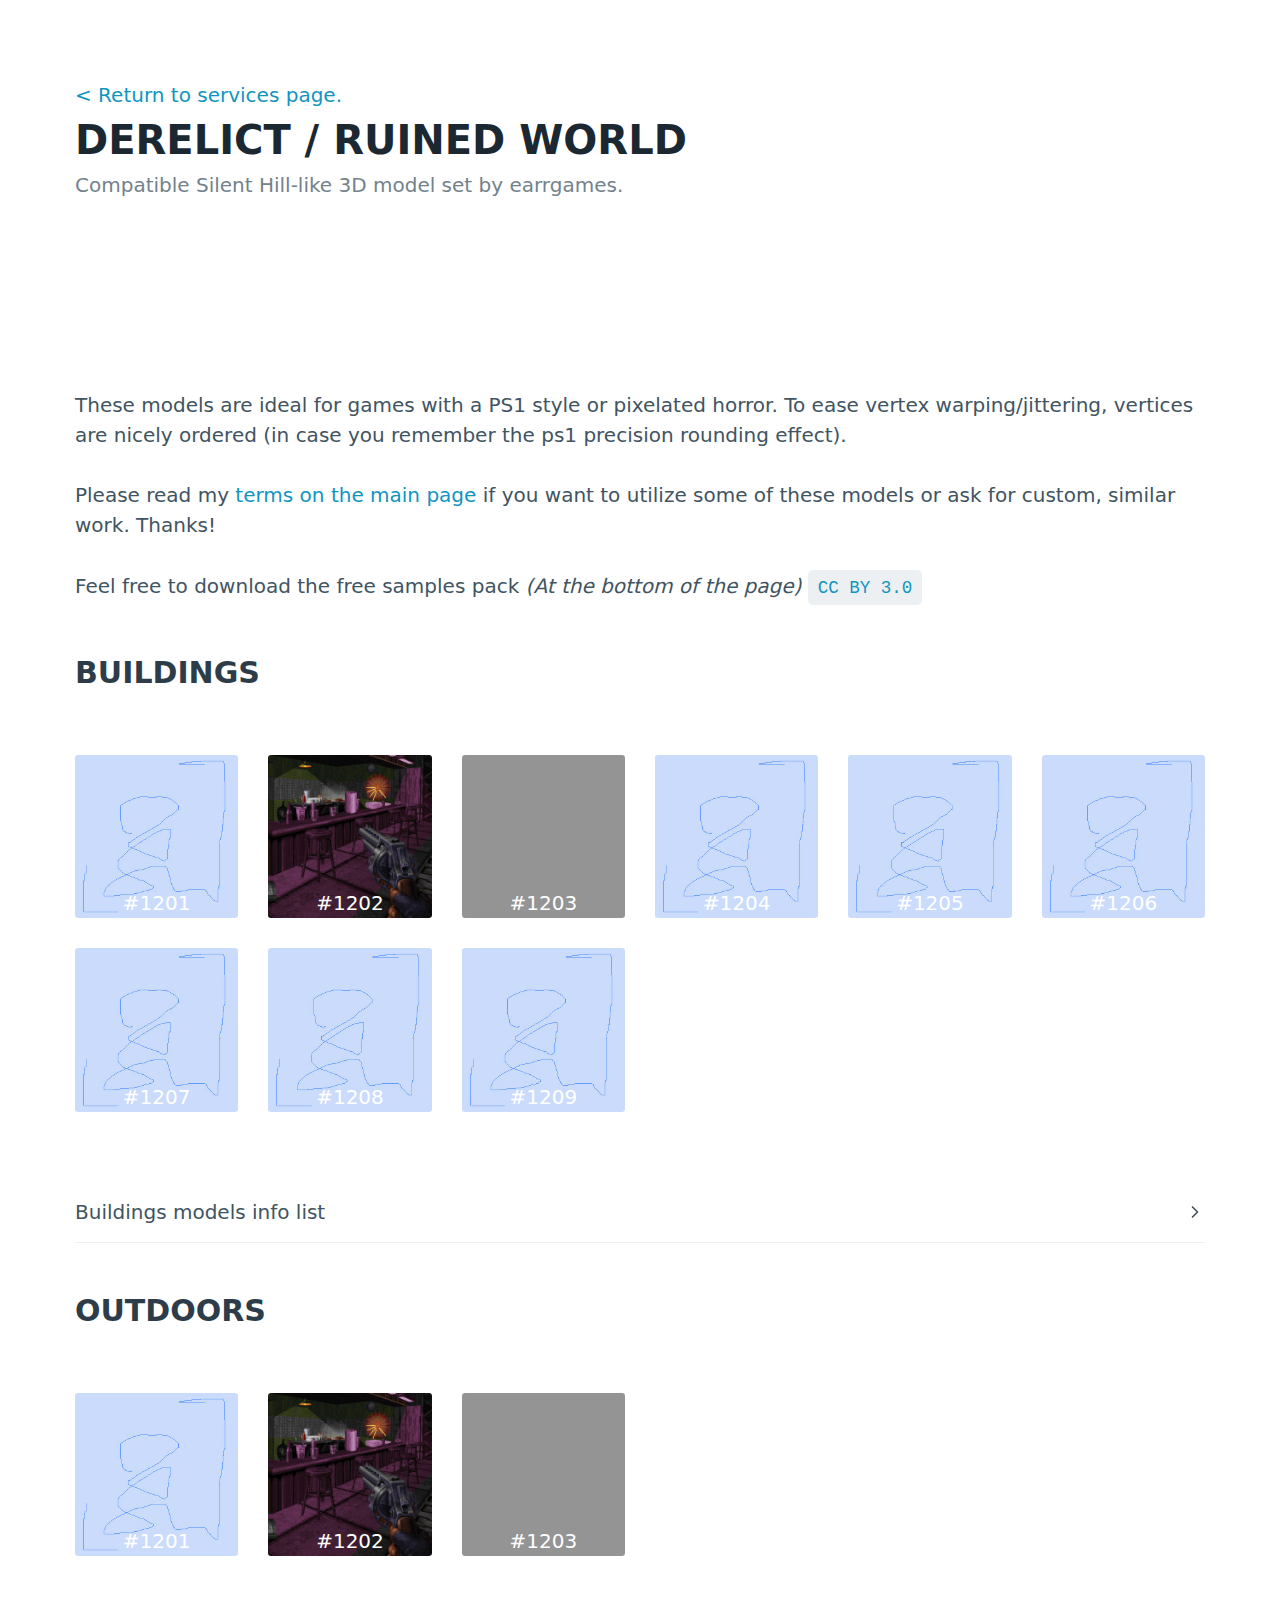
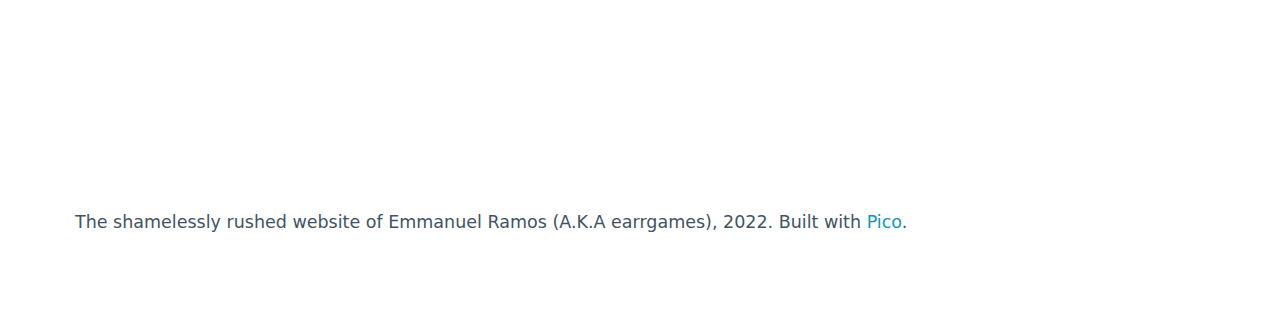
<file: freelancing/3d_pixel_art_derelict/index.html>
<!doctype html>
<html lang="en">

  <head>
    <meta charset="utf-8">
    <meta name="viewport" content="width=device-width, initial-scale=1">
    <title>DERELICT | RUINED WORLD - 3D Models</title>
    <meta name="description" content="Silent Hill-like 3D models by earrgames.">
    <link rel="shortcut icon" href="https://picocss.com/favicon.ico">
    <link rel="canonical" href="https://picocss.com/examples/bootstrap-grid/">

     <!-- Pico.css custom build with Bootstrap grid -->
    <link rel="stylesheet" href="../css/pico-bootstrap-grid.min.css">

    <!-- Custom Styles for this example -->
    <style>
    .row-example {
      margin-top: calc(var(--typography-spacing-vertical) * 2);
      margin-bottom: calc(var(--typography-spacing-vertical) * 2);
    }
    .itemImg {
      margin-bottom: 30px;
      padding-top: 0px;
      padding-bottom: 0px;
      background: var(--background-color);
      /*color: var(--secondary-inverse);*/
	  color: var(--secondary-inverse);
      text-align: center;
    }
	
	.itemImg > img {
		border-radius: 2%;
	}
	.itemText {
	 transform: translate(0px,-15px);
	 margin: -15px;
	}
    </style>
  </head>

  <body>

    <!-- Header -->
    <header class="container">
      <hgroup>
		<a href="../index.html">&lt Return to services page.</a>
        <h1>DERELICT / RUINED WORLD</h1>
		 <h2>Compatible Silent Hill-like 3D model set by earrgames.</h2>
	 </hgroup>
    </header><!-- ./ Header -->

    <!-- Main -->
    <main class="container">
	  
	<p>These models are ideal for games with a PS1 style or pixelated horror. To ease vertex warping/jittering, vertices are nicely ordered (in case you remember the ps1 precision rounding effect). </p>
	<p>Please read my <a href="../index.html">terms on the main page</a> if you want to utilize some of these models or ask for custom, similar work. Thanks! </p>
	<p>Feel free to download the free samples pack <i>(At the bottom of the page)</i> <code><a href="https://creativecommons.org/licenses/by/3.0/">CC BY 3.0</a></code></p>
	
	  <h3>BUILDINGS</h3>
      <!-- Grid Bootstrap -->
      <div class="row row-example">
        
		<div class="col-sm-6 col-md-4 col-lg-3 col-xl-2">
          <div class="itemImg">
			<img src="img/item01.jpg">
			<div class="itemText">#1201</div>
		  </div>
		 </div>
		 
		<div class="col-sm-6 col-md-4 col-lg-3 col-xl-2">
			<div class="itemImg">
			<img src="img/item02.jpg">
			<div class="itemText">#1202</div>
		  </div>
        </div>
		<div class="col-sm-6 col-md-4 col-lg-3 col-xl-2">
			<div class="itemImg">
			<img src="img/item03.jpg">
			<div class="itemText">#1203</div>
		  </div>
        </div>
		<div class="col-sm-6 col-md-4 col-lg-3 col-xl-2">
			<div class="itemImg">
			<img src="img/item01.jpg">
			<div class="itemText">#1204</div>
		  </div>
        </div>
		<div class="col-sm-6 col-md-4 col-lg-3 col-xl-2">
			<div class="itemImg">
			<img src="img/item01.jpg">
			<div class="itemText">#1205</div>
		  </div>
        </div>
		<div class="col-sm-6 col-md-4 col-lg-3 col-xl-2">
			<div class="itemImg">
			<img src="img/item01.jpg">
			<div class="itemText">#1206</div>
		  </div>
        </div>
		<div class="col-sm-6 col-md-4 col-lg-3 col-xl-2">
			<div class="itemImg">
			<img src="img/item01.jpg">
			<div class="itemText">#1207</div>
		  </div>
        </div>
		<div class="col-sm-6 col-md-4 col-lg-3 col-xl-2">
			<div class="itemImg">
			<img src="img/item01.jpg">
			<div class="itemText">#1208</div>
		  </div>
        </div>
		<div class="col-sm-6 col-md-4 col-lg-3 col-xl-2">
			<div class="itemImg">
			<img src="img/item01.jpg">
			<div class="itemText">#1209</div>
		  </div>
        </div>
		
      </div><!-- ./ Grid Bootstrap -->
	  
	<details>
          <summary>Buildings models info list</summary>
        <figure>
          <table role="grid">
            <thead>
              <tr>
                <th scope="col">#</th>
                <th scope="col">Model Name</th>
                <th scope="col">Model Tags</th>
                <th scope="col">Triangles</th>
                <th scope="col">Texture Dims.</th>
                <th scope="col">OBJ + PNG size</th>
              </tr>
            </thead>
            <tbody>
              <tr>
                <th scope="row">1201</th>
                <td>Cell</td>
                <td>Cell</td>
                <td>Cell</td>
                <td>Cell</td>
                <td>Cell</td>
              </tr>
              <tr>
                <th scope="row">2</th>
                <td>Cell</td>
                <td>Cell</td>
                <td>Cell</td>
                <td>Cell</td>
                <td>Cell</td>
              </tr>
              <tr>
                <th scope="row">3</th>
                <td>Cell</td>
                <td>Cell</td>
                <td>Cell</td>
                <td>Cell</td>
                <td>Cell</td>
              </tr>
            </tbody>
          </table>
        </figure>

	</details>
	  
	  <h3>OUTDOORS</h3>
      <!-- Grid Bootstrap -->
      <div class="row row-example">
        
		<div class="col-sm-6 col-md-4 col-lg-3 col-xl-2">
          <div class="itemImg">
			<img src="img/item01.jpg">
			<div class="itemText">#1201</div>
		  </div>
		 </div>
		<div class="col-sm-6 col-md-4 col-lg-3 col-xl-2">
			<div class="itemImg">
			<img src="img/item02.jpg">
			<div class="itemText">#1202</div>
		  </div>
        </div>
		<div class="col-sm-6 col-md-4 col-lg-3 col-xl-2">
			<div class="itemImg">
			<img src="img/item03.jpg">
			<div class="itemText">#1203</div>
		  </div>
        </div>
		
		
      </div><!-- ./ Grid Bootstrap -->

    </main><!-- ./ Main -->

    <!-- Footer -->
    <footer class="container">
      <small>The shamelessly rushed website of Emmanuel Ramos (A.K.A earrgames), 2022. Built with <a href="https://picocss.com">Pico</a>.</small>
    </footer><!-- ./ Footer -->

  </body>

</html>
</file>
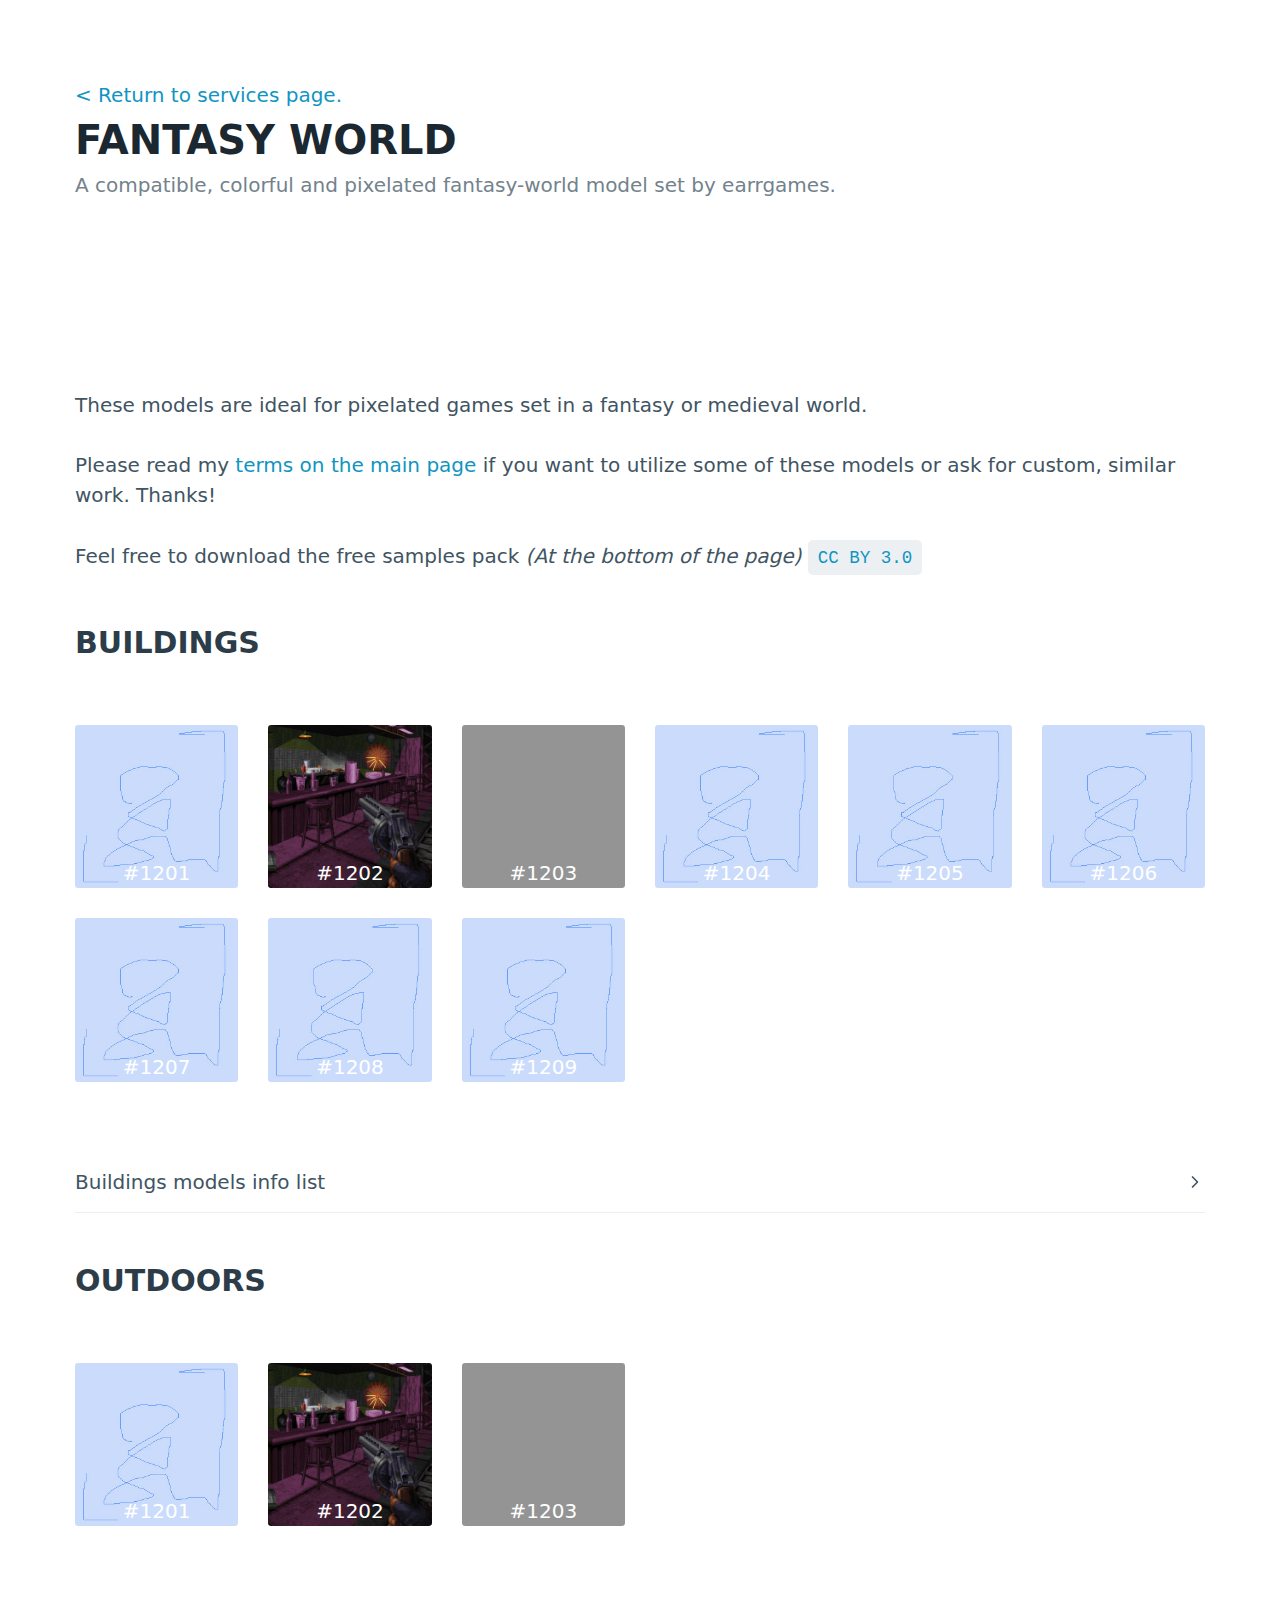
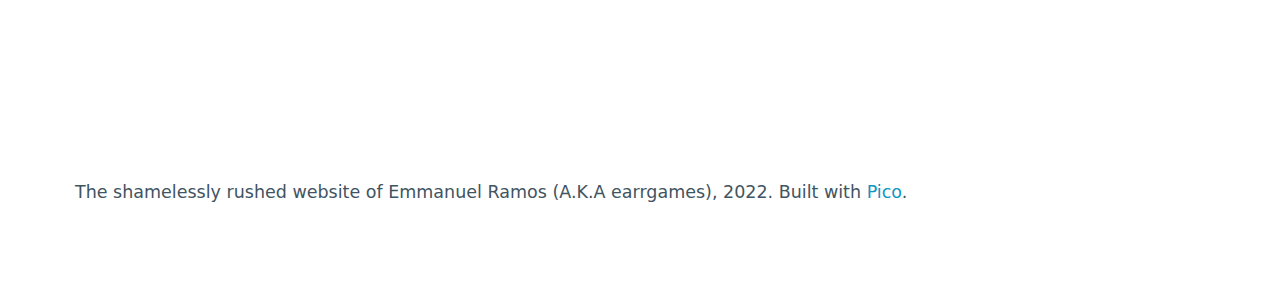
<file: freelancing/3d_pixel_art_fantasy/index.html>
<!doctype html>
<html lang="en">

  <head>
    <meta charset="utf-8">
    <meta name="viewport" content="width=device-width, initial-scale=1">
    <title>FANTASY WORLD - 3D Models</title>
    <meta name="description" content="Colorful pixelated fantasy 3D models by earrgames.">
    <link rel="shortcut icon" href="https://picocss.com/favicon.ico">
    <link rel="canonical" href="https://picocss.com/examples/bootstrap-grid/">

     <!-- Pico.css custom build with Bootstrap grid -->
    <link rel="stylesheet" href="../css/pico-bootstrap-grid.min.css">

    <!-- Custom Styles for this example -->
    <style>
    .row-example {
      margin-top: calc(var(--typography-spacing-vertical) * 2);
      margin-bottom: calc(var(--typography-spacing-vertical) * 2);
    }
    .itemImg {
      margin-bottom: 30px;
      padding-top: 0px;
      padding-bottom: 0px;
      background: var(--background-color);
      /*color: var(--secondary-inverse);*/
	  color: var(--secondary-inverse);
      text-align: center;
    }
	
	.itemImg > img {
		border-radius: 2%;
	}
	.itemText {
	 transform: translate(0px,-15px);
	 margin: -15px;
	}
    </style>
  </head>

  <body>

    <!-- Header -->
    <header class="container">
      <hgroup>
		<a href="../index.html">&lt Return to services page.</a>
        <h1>FANTASY WORLD</h1>
		 <h2>A compatible, colorful and pixelated fantasy-world model set by earrgames.</h2>
	 </hgroup>
    </header><!-- ./ Header -->

    <!-- Main -->
    <main class="container">
	  
	<p>These models are ideal for pixelated games set in a fantasy or medieval world.</p>
	<p>Please read my <a href="../index.html">terms on the main page</a> if you want to utilize some of these models or ask for custom, similar work. Thanks!</p>
	<p>Feel free to download the free samples pack <i>(At the bottom of the page)</i> <code><a href="https://creativecommons.org/licenses/by/3.0/">CC BY 3.0</a></code></p>
	
	  <h3>BUILDINGS</h3>
      <!-- Grid Bootstrap -->
      <div class="row row-example">
        
		<div class="col-sm-6 col-md-4 col-lg-3 col-xl-2">
          <div class="itemImg">
			<img src="img/item01.jpg">
			<div class="itemText">#1201</div>
		  </div>
		 </div>
		 
		<div class="col-sm-6 col-md-4 col-lg-3 col-xl-2">
			<div class="itemImg">
			<img src="img/item02.jpg">
			<div class="itemText">#1202</div>
		  </div>
        </div>
		<div class="col-sm-6 col-md-4 col-lg-3 col-xl-2">
			<div class="itemImg">
			<img src="img/item03.jpg">
			<div class="itemText">#1203</div>
		  </div>
        </div>
		<div class="col-sm-6 col-md-4 col-lg-3 col-xl-2">
			<div class="itemImg">
			<img src="img/item01.jpg">
			<div class="itemText">#1204</div>
		  </div>
        </div>
		<div class="col-sm-6 col-md-4 col-lg-3 col-xl-2">
			<div class="itemImg">
			<img src="img/item01.jpg">
			<div class="itemText">#1205</div>
		  </div>
        </div>
		<div class="col-sm-6 col-md-4 col-lg-3 col-xl-2">
			<div class="itemImg">
			<img src="img/item01.jpg">
			<div class="itemText">#1206</div>
		  </div>
        </div>
		<div class="col-sm-6 col-md-4 col-lg-3 col-xl-2">
			<div class="itemImg">
			<img src="img/item01.jpg">
			<div class="itemText">#1207</div>
		  </div>
        </div>
		<div class="col-sm-6 col-md-4 col-lg-3 col-xl-2">
			<div class="itemImg">
			<img src="img/item01.jpg">
			<div class="itemText">#1208</div>
		  </div>
        </div>
		<div class="col-sm-6 col-md-4 col-lg-3 col-xl-2">
			<div class="itemImg">
			<img src="img/item01.jpg">
			<div class="itemText">#1209</div>
		  </div>
        </div>
		
      </div><!-- ./ Grid Bootstrap -->
	  
	<details>
          <summary>Buildings models info list</summary>
        <figure>
          <table role="grid">
            <thead>
              <tr>
                <th scope="col">#</th>
                <th scope="col">Model Name</th>
                <th scope="col">Model Tags</th>
                <th scope="col">Triangles</th>
                <th scope="col">Texture Dims.</th>
                <th scope="col">OBJ + PNG size</th>
              </tr>
            </thead>
            <tbody>
              <tr>
                <th scope="row">1201</th>
                <td>Cell</td>
                <td>Cell</td>
                <td>Cell</td>
                <td>Cell</td>
                <td>Cell</td>
              </tr>
              <tr>
                <th scope="row">2</th>
                <td>Cell</td>
                <td>Cell</td>
                <td>Cell</td>
                <td>Cell</td>
                <td>Cell</td>
              </tr>
              <tr>
                <th scope="row">3</th>
                <td>Cell</td>
                <td>Cell</td>
                <td>Cell</td>
                <td>Cell</td>
                <td>Cell</td>
              </tr>
            </tbody>
          </table>
        </figure>

	</details>
	  
	  <h3>OUTDOORS</h3>
      <!-- Grid Bootstrap -->
      <div class="row row-example">
        
		<div class="col-sm-6 col-md-4 col-lg-3 col-xl-2">
          <div class="itemImg">
			<img src="img/item01.jpg">
			<div class="itemText">#1201</div>
		  </div>
		 </div>
		<div class="col-sm-6 col-md-4 col-lg-3 col-xl-2">
			<div class="itemImg">
			<img src="img/item02.jpg">
			<div class="itemText">#1202</div>
		  </div>
        </div>
		<div class="col-sm-6 col-md-4 col-lg-3 col-xl-2">
			<div class="itemImg">
			<img src="img/item03.jpg">
			<div class="itemText">#1203</div>
		  </div>
        </div>
		
		
      </div><!-- ./ Grid Bootstrap -->

    </main><!-- ./ Main -->

    <!-- Footer -->
    <footer class="container">
      <small>The shamelessly rushed website of Emmanuel Ramos (A.K.A earrgames), 2022. Built with <a href="https://picocss.com">Pico</a>.</small>
    </footer><!-- ./ Footer -->

  </body>

</html>
</file>
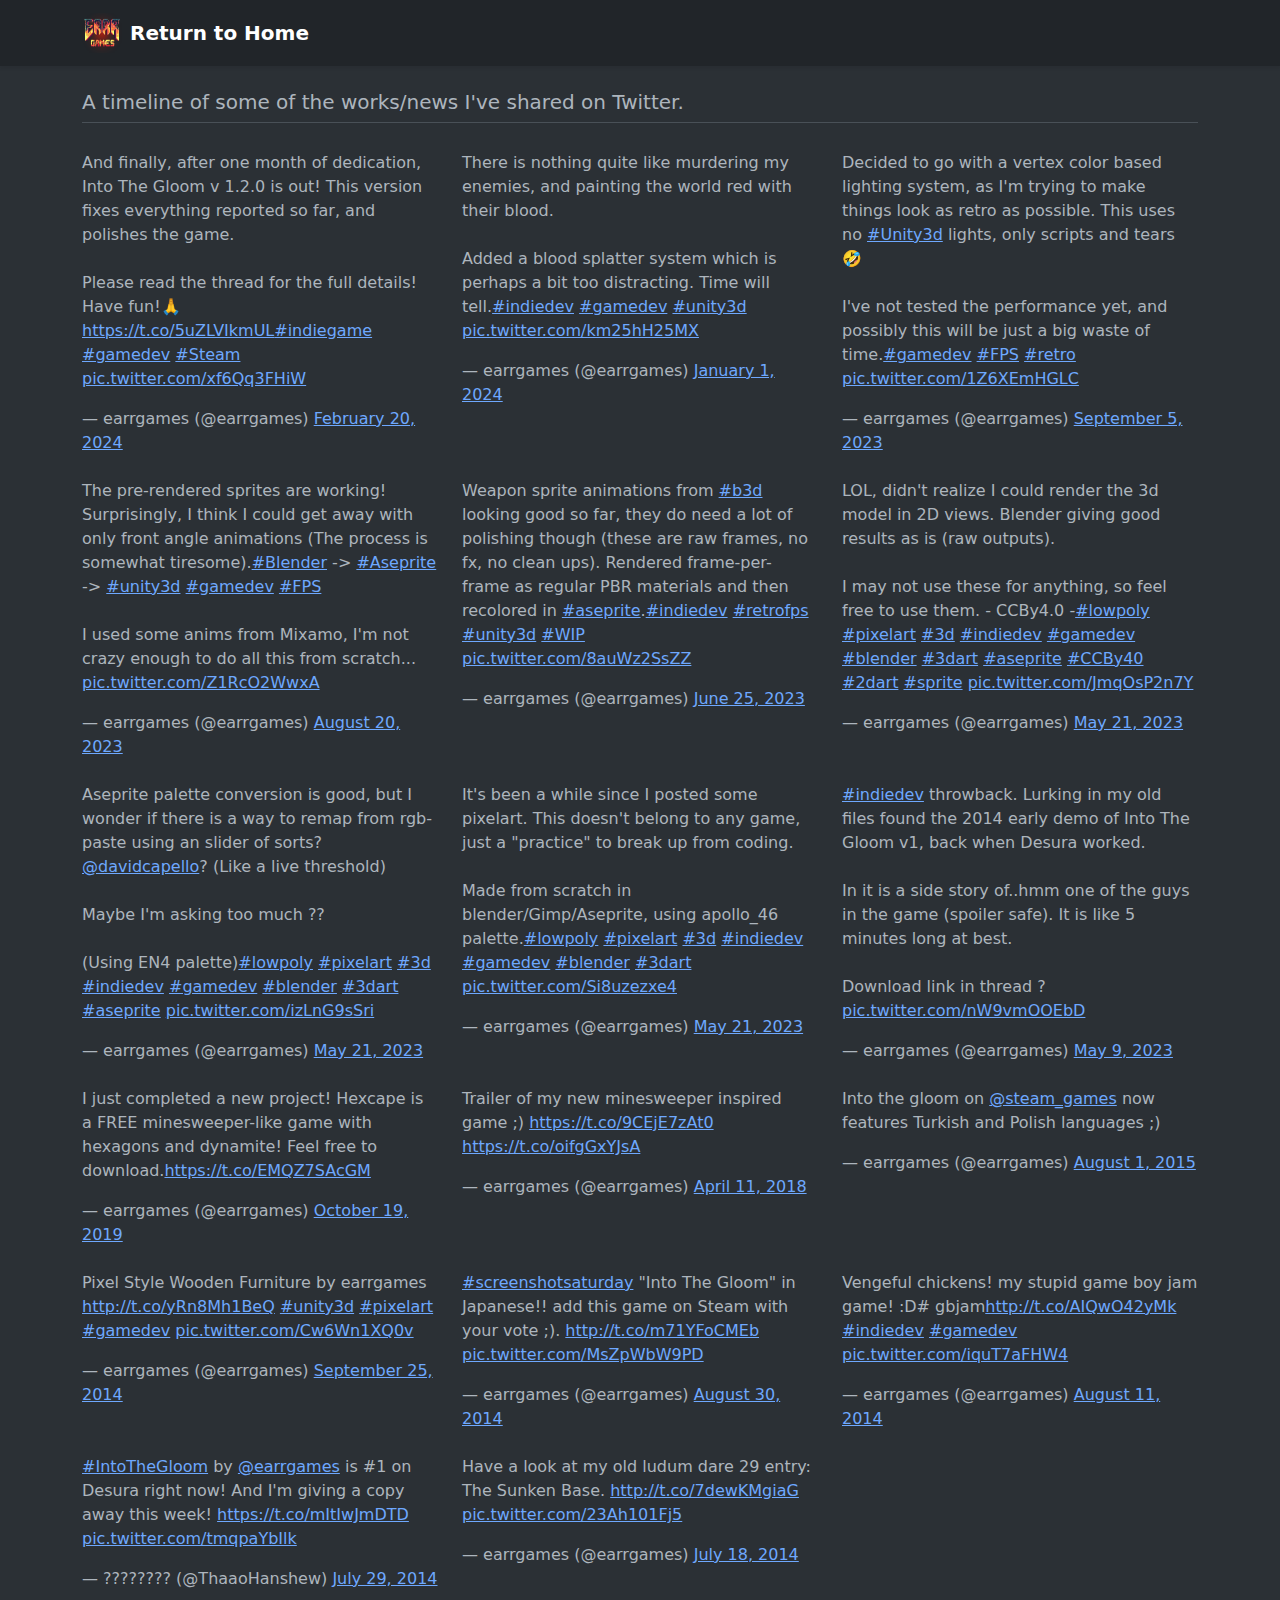
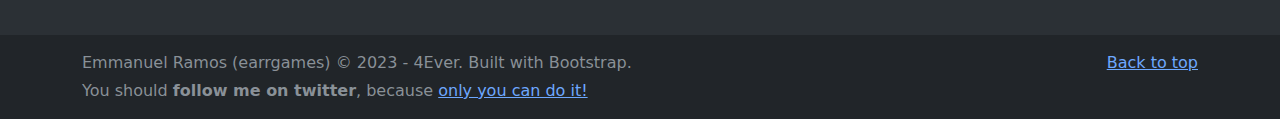
<file: twPosts.html>
<!doctype html>
<html lang="en" data-bs-theme="auto">
<head>	

<meta charset="utf-8">
    <meta name="viewport" content="width=device-width, initial-scale=1">
    <meta name="description" content="earrgames independent game developer portfolio and main site">
    <meta name="author" content="Emmanuel Ramos earrgames">
    <meta name="generator" content="earrgames">
    <title>earrgames, home of Emmanuel Ramos indie games and stuff</title>
	<link rel="icon" type="image/x-icon" href="assets/imgs/favicon.ico">
    <link rel="canonical" href="https://earrgames.github.io">

	<meta name="robots" content="follow, index, max-snippet:-1, max-video-preview:-1, max-image-preview:large"/>
    <meta name="twitter:card" content="summary" />
	<meta name="twitter:site" content="@earrgames" />
	<meta name="twitter:creator" content="@earrgames" />
	<meta name="twitter:title" content="earrgames.com, indie game developer" />
	<meta name="twitter:description" content="Emmanuel Ramos development portfolio, indie games, and miscellaneous stuff." />
	<meta name="twitter:image" content="assets/imgs/twitterShareIMG.png" />
		
		<style>
		.col {
			color-scheme: normal;
		}
		</style>
	<link href="assets/dist/css/bootstrap.min.css" rel="stylesheet">	
	</head>
	
	<body data-bs-theme="dark">
		<header>
		  <div class="navbar navbar-dark bg-dark shadow-sm">
			<div class="container">
			  <a href="index.html" class="navbar-brand d-flex align-items-center">
				<img class="me-2" src="assets/imgs/earrgameslogo.png" width="40" height="40">
				<strong>Return to Home</strong>
			  </a>
			</div>
		  </div>
		</header>
		
		
		<div class="py-4 bg-body-tertiary">
			<main data-bs-theme="dark" class="bg-body-tertiary" >
				<div class="container">
					<h5 class="pb-2 border-bottom mb-4">A timeline of some of the works/news I've shared on Twitter.</h5>
					<div class="row row-cols-1 row-cols-sm-2 row-cols-md-3">
						<!-- twitt 0 -->
    						<div class="col py-1">
							<blockquote class="twitter-tweet" data-theme="dark"><p lang="en" dir="ltr">And finally, after one month of dedication, Into The Gloom v 1.2.0 is out! This version fixes everything reported so far, and polishes the game.<br><br>Please read the thread for the full details! Have fun!🙏<a href="https://t.co/5uZLVIkmUL">https://t.co/5uZLVIkmUL</a><a href="https://twitter.com/hashtag/indiegame?src=hash&amp;ref_src=twsrc%5Etfw">#indiegame</a> <a href="https://twitter.com/hashtag/gamedev?src=hash&amp;ref_src=twsrc%5Etfw">#gamedev</a> <a href="https://twitter.com/hashtag/Steam?src=hash&amp;ref_src=twsrc%5Etfw">#Steam</a> <a href="https://t.co/xf6Qq3FHiW">pic.twitter.com/xf6Qq3FHiW</a></p>&mdash; earrgames (@earrgames) <a href="https://twitter.com/earrgames/status/1759787325481988201?ref_src=twsrc%5Etfw">February 20, 2024</a></blockquote> <script async src="https://platform.twitter.com/widgets.js" charset="utf-8"></script>
						</div>
						<!-- twitt 0 -->
    						<div class="col py-1">
							<blockquote class="twitter-tweet" data-theme="dark"><p lang="en" dir="ltr">There is nothing quite like murdering my enemies, and painting the world red with their blood.<br><br>Added a blood splatter system which is perhaps a bit too distracting. Time will tell.<a href="https://twitter.com/hashtag/indiedev?src=hash&amp;ref_src=twsrc%5Etfw">#indiedev</a> <a href="https://twitter.com/hashtag/gamedev?src=hash&amp;ref_src=twsrc%5Etfw">#gamedev</a> <a href="https://twitter.com/hashtag/unity3d?src=hash&amp;ref_src=twsrc%5Etfw">#unity3d</a> <a href="https://t.co/km25hH25MX">pic.twitter.com/km25hH25MX</a></p>&mdash; earrgames (@earrgames) <a href="https://twitter.com/earrgames/status/1741829490387378324?ref_src=twsrc%5Etfw">January 1, 2024</a></blockquote> <script async src="https://platform.twitter.com/widgets.js" charset="utf-8"></script>
						</div>
						<!-- twitt 0 -->
    						<div class="col py-1">
							<blockquote class="twitter-tweet" data-theme="dark"><p lang="en" dir="ltr">Decided to go with a vertex color based lighting system, as I&#39;m trying to make things look as retro as possible. This uses no <a href="https://twitter.com/hashtag/Unity3d?src=hash&amp;ref_src=twsrc%5Etfw">#Unity3d</a> lights, only scripts and tears 🤣<br><br>I&#39;ve not tested the performance yet, and possibly this will be just a big waste of time.<a href="https://twitter.com/hashtag/gamedev?src=hash&amp;ref_src=twsrc%5Etfw">#gamedev</a> <a href="https://twitter.com/hashtag/FPS?src=hash&amp;ref_src=twsrc%5Etfw">#FPS</a> <a href="https://twitter.com/hashtag/retro?src=hash&amp;ref_src=twsrc%5Etfw">#retro</a> <a href="https://t.co/1Z6XEmHGLC">pic.twitter.com/1Z6XEmHGLC</a></p>&mdash; earrgames (@earrgames) <a href="https://twitter.com/earrgames/status/1698915334382661900?ref_src=twsrc%5Etfw">September 5, 2023</a></blockquote> <script async src="https://platform.twitter.com/widgets.js" charset="utf-8"></script>
						</div>
						<!-- twitt 0 -->
						<div class="col py-1">
							<blockquote class="twitter-tweet" data-theme="dark"><p lang="en" dir="ltr">The pre-rendered sprites are working! Surprisingly, I think I could get away with only front angle animations (The process is somewhat tiresome).<a href="https://twitter.com/hashtag/Blender?src=hash&amp;ref_src=twsrc%5Etfw">#Blender</a> -&gt; <a href="https://twitter.com/hashtag/Aseprite?src=hash&amp;ref_src=twsrc%5Etfw">#Aseprite</a> -&gt; <a href="https://twitter.com/hashtag/unity3d?src=hash&amp;ref_src=twsrc%5Etfw">#unity3d</a> <a href="https://twitter.com/hashtag/gamedev?src=hash&amp;ref_src=twsrc%5Etfw">#gamedev</a> <a href="https://twitter.com/hashtag/FPS?src=hash&amp;ref_src=twsrc%5Etfw">#FPS</a> <br><br>I used some anims from Mixamo, I&#39;m not crazy enough to do all this from scratch... <a href="https://t.co/Z1RcO2WwxA">pic.twitter.com/Z1RcO2WwxA</a></p>&mdash; earrgames (@earrgames) <a href="https://twitter.com/earrgames/status/1693127362823463412?ref_src=twsrc%5Etfw">August 20, 2023</a></blockquote> <script async src="https://platform.twitter.com/widgets.js" charset="utf-8"></script> 
						</div>
						<!-- twitt 0 -->
						<div class="col py-1">
<blockquote class="twitter-tweet" data-theme="dark"><p lang="en" dir="ltr">Weapon sprite animations from <a href="https://twitter.com/hashtag/b3d?src=hash&amp;ref_src=twsrc%5Etfw">#b3d</a> looking good so far, they do need a lot of polishing though (these are raw frames, no fx, no clean ups). Rendered frame-per-frame as regular PBR materials and then recolored in <a href="https://twitter.com/hashtag/aseprite?src=hash&amp;ref_src=twsrc%5Etfw">#aseprite</a>.<a href="https://twitter.com/hashtag/indiedev?src=hash&amp;ref_src=twsrc%5Etfw">#indiedev</a> <a href="https://twitter.com/hashtag/retrofps?src=hash&amp;ref_src=twsrc%5Etfw">#retrofps</a> <a href="https://twitter.com/hashtag/unity3d?src=hash&amp;ref_src=twsrc%5Etfw">#unity3d</a> <a href="https://twitter.com/hashtag/WIP?src=hash&amp;ref_src=twsrc%5Etfw">#WIP</a> <a href="https://t.co/8auWz2SsZZ">pic.twitter.com/8auWz2SsZZ</a></p>&mdash; earrgames (@earrgames) <a href="https://twitter.com/earrgames/status/1672825865057574912?ref_src=twsrc%5Etfw">June 25, 2023</a></blockquote> <script async src="https://platform.twitter.com/widgets.js" charset="utf-8"></script> 						</div>
						<!-- twitt 0 -->
						<div class="col py-1">
							<blockquote class="twitter-tweet" data-theme="dark"><p lang="en" dir="ltr">LOL, didn&#39;t realize I could render the 3d model in 2D views. Blender giving good results as is (raw outputs). <br><br>I may not use these for anything, so feel free to use them. - CCBy4.0 -<a href="https://twitter.com/hashtag/lowpoly?src=hash&amp;ref_src=twsrc%5Etfw">#lowpoly</a> <a href="https://twitter.com/hashtag/pixelart?src=hash&amp;ref_src=twsrc%5Etfw">#pixelart</a> <a href="https://twitter.com/hashtag/3d?src=hash&amp;ref_src=twsrc%5Etfw">#3d</a> <a href="https://twitter.com/hashtag/indiedev?src=hash&amp;ref_src=twsrc%5Etfw">#indiedev</a> <a href="https://twitter.com/hashtag/gamedev?src=hash&amp;ref_src=twsrc%5Etfw">#gamedev</a> <a href="https://twitter.com/hashtag/blender?src=hash&amp;ref_src=twsrc%5Etfw">#blender</a> <a href="https://twitter.com/hashtag/3dart?src=hash&amp;ref_src=twsrc%5Etfw">#3dart</a> <a href="https://twitter.com/hashtag/aseprite?src=hash&amp;ref_src=twsrc%5Etfw">#aseprite</a> <a href="https://twitter.com/hashtag/CCBy40?src=hash&amp;ref_src=twsrc%5Etfw">#CCBy40</a> <a href="https://twitter.com/hashtag/2dart?src=hash&amp;ref_src=twsrc%5Etfw">#2dart</a> <a href="https://twitter.com/hashtag/sprite?src=hash&amp;ref_src=twsrc%5Etfw">#sprite</a> <a href="https://t.co/JmqOsP2n7Y">pic.twitter.com/JmqOsP2n7Y</a></p>&mdash; earrgames (@earrgames) <a href="https://twitter.com/earrgames/status/1660337438261227526?ref_src=twsrc%5Etfw">May 21, 2023</a></blockquote> <script async src="https://platform.twitter.com/widgets.js" charset="utf-8"></script> 
						</div>
						<!-- twitt 0 -->
						<div class="col  py-1">
							<blockquote class="twitter-tweet" data-theme="dark"><p lang="en" dir="ltr">Aseprite palette conversion is good, but I wonder if there is a way to remap from rgb-paste using an slider of sorts? <a href="https://twitter.com/davidcapello?ref_src=twsrc%5Etfw">@davidcapello</a>? (Like a live threshold)<br><br>Maybe I&#39;m asking too much ??<br><br>(Using EN4 palette)<a href="https://twitter.com/hashtag/lowpoly?src=hash&amp;ref_src=twsrc%5Etfw">#lowpoly</a> <a href="https://twitter.com/hashtag/pixelart?src=hash&amp;ref_src=twsrc%5Etfw">#pixelart</a> <a href="https://twitter.com/hashtag/3d?src=hash&amp;ref_src=twsrc%5Etfw">#3d</a> <a href="https://twitter.com/hashtag/indiedev?src=hash&amp;ref_src=twsrc%5Etfw">#indiedev</a> <a href="https://twitter.com/hashtag/gamedev?src=hash&amp;ref_src=twsrc%5Etfw">#gamedev</a> <a href="https://twitter.com/hashtag/blender?src=hash&amp;ref_src=twsrc%5Etfw">#blender</a> <a href="https://twitter.com/hashtag/3dart?src=hash&amp;ref_src=twsrc%5Etfw">#3dart</a> <a href="https://twitter.com/hashtag/aseprite?src=hash&amp;ref_src=twsrc%5Etfw">#aseprite</a> <a href="https://t.co/izLnG9sSri">pic.twitter.com/izLnG9sSri</a></p>&mdash; earrgames (@earrgames) <a href="https://twitter.com/earrgames/status/1660284571471032322?ref_src=twsrc%5Etfw">May 21, 2023</a></blockquote> <script async src="https://platform.twitter.com/widgets.js" charset="utf-8"></script> 
						</div>
						<!-- twitt 0 -->
						<div class="col  py-1">
							<blockquote class="twitter-tweet" data-theme="dark"><p lang="en" dir="ltr">It&#39;s been a while since I posted some pixelart. This doesn&#39;t belong to any game, just a &quot;practice&quot; to break up from coding.<br><br>Made from scratch in blender/Gimp/Aseprite, using apollo_46 palette.<a href="https://twitter.com/hashtag/lowpoly?src=hash&amp;ref_src=twsrc%5Etfw">#lowpoly</a> <a href="https://twitter.com/hashtag/pixelart?src=hash&amp;ref_src=twsrc%5Etfw">#pixelart</a> <a href="https://twitter.com/hashtag/3d?src=hash&amp;ref_src=twsrc%5Etfw">#3d</a> <a href="https://twitter.com/hashtag/indiedev?src=hash&amp;ref_src=twsrc%5Etfw">#indiedev</a> <a href="https://twitter.com/hashtag/gamedev?src=hash&amp;ref_src=twsrc%5Etfw">#gamedev</a> <a href="https://twitter.com/hashtag/blender?src=hash&amp;ref_src=twsrc%5Etfw">#blender</a> <a href="https://twitter.com/hashtag/3dart?src=hash&amp;ref_src=twsrc%5Etfw">#3dart</a> <a href="https://t.co/Si8uzezxe4">pic.twitter.com/Si8uzezxe4</a></p>&mdash; earrgames (@earrgames) <a href="https://twitter.com/earrgames/status/1660142749604093952?ref_src=twsrc%5Etfw">May 21, 2023</a></blockquote> <script async src="https://platform.twitter.com/widgets.js" charset="utf-8"></script> 
						</div>
						<!-- end of twitt!-->
						<!-- twitt 0 -->
						<div class="col  py-1">
							<blockquote class="twitter-tweet" data-theme="dark"><p lang="en" dir="ltr"><a href="https://twitter.com/hashtag/indiedev?src=hash&amp;ref_src=twsrc%5Etfw">#indiedev</a> throwback. Lurking in my old files found the 2014 early demo of Into The Gloom v1, back when Desura worked.<br><br>In it is a side story of..hmm one of the guys in the game (spoiler safe). It is like 5 minutes long at best.<br><br>Download link in thread ? <a href="https://t.co/nW9vmOOEbD">pic.twitter.com/nW9vmOOEbD</a></p>&mdash; earrgames (@earrgames) <a href="https://twitter.com/earrgames/status/1655999938759622658?ref_src=twsrc%5Etfw">May 9, 2023</a></blockquote> <script async src="https://platform.twitter.com/widgets.js" charset="utf-8"></script> 
						</div>
						<!-- end of twitt!-->
						<!-- twitt 0 -->
						<div class="col  py-1">
							<blockquote class="twitter-tweet" data-theme="dark"><p lang="en" dir="ltr">I just completed a new project! Hexcape is a FREE minesweeper-like game with hexagons and dynamite! Feel free to download.<a href="https://t.co/EMQZ7SAcGM">https://t.co/EMQZ7SAcGM</a></p>&mdash; earrgames (@earrgames) <a href="https://twitter.com/earrgames/status/1185646996922818560?ref_src=twsrc%5Etfw">October 19, 2019</a></blockquote> <script async src="https://platform.twitter.com/widgets.js" charset="utf-8"></script> 
						</div>
						<!-- end of twitt!-->
						<!-- twitt 0 -->
						<div class="col  py-1">
							<blockquote class="twitter-tweet" data-theme="dark"><p lang="en" dir="ltr">Trailer of my new minesweeper inspired game ;) <a href="https://t.co/9CEjE7zAt0">https://t.co/9CEjE7zAt0</a> <a href="https://t.co/oifgGxYJsA">https://t.co/oifgGxYJsA</a></p>&mdash; earrgames (@earrgames) <a href="https://twitter.com/earrgames/status/984094595821678592?ref_src=twsrc%5Etfw">April 11, 2018</a></blockquote> <script async src="https://platform.twitter.com/widgets.js" charset="utf-8"></script> 
						</div>
						<!-- end of twitt!-->
						<!-- twitt 0 -->
						<div class="col  py-1">
							<blockquote class="twitter-tweet" data-theme="dark"><p lang="en" dir="ltr">Into the gloom on <a href="https://twitter.com/steam_games?ref_src=twsrc%5Etfw">@steam_games</a> now features Turkish and Polish languages ;)</p>&mdash; earrgames (@earrgames) <a href="https://twitter.com/earrgames/status/627500806229655557?ref_src=twsrc%5Etfw">August 1, 2015</a></blockquote> <script async src="https://platform.twitter.com/widgets.js" charset="utf-8"></script> 
						</div>
						<!-- end of twitt!-->
						<!-- twitt 0 -->
						<div class="col  py-1">
							<blockquote class="twitter-tweet" data-theme="dark"><p lang="en" dir="ltr">Pixel Style Wooden Furniture by earrgames <a href="http://t.co/yRn8Mh1BeQ">http://t.co/yRn8Mh1BeQ</a> <a href="https://twitter.com/hashtag/unity3d?src=hash&amp;ref_src=twsrc%5Etfw">#unity3d</a> <a href="https://twitter.com/hashtag/pixelart?src=hash&amp;ref_src=twsrc%5Etfw">#pixelart</a> <a href="https://twitter.com/hashtag/gamedev?src=hash&amp;ref_src=twsrc%5Etfw">#gamedev</a> <a href="http://t.co/Cw6Wn1XQ0v">pic.twitter.com/Cw6Wn1XQ0v</a></p>&mdash; earrgames (@earrgames) <a href="https://twitter.com/earrgames/status/515274868842311680?ref_src=twsrc%5Etfw">September 25, 2014</a></blockquote> <script async src="https://platform.twitter.com/widgets.js" charset="utf-8"></script> 
						</div>
						<!-- end of twitt!-->
						<!-- twitt 0 -->
						<div class="col  py-1">
							<blockquote class="twitter-tweet" data-theme="dark"><p lang="en" dir="ltr"><a href="https://twitter.com/hashtag/screenshotsaturday?src=hash&amp;ref_src=twsrc%5Etfw">#screenshotsaturday</a> &quot;Into The Gloom&quot; in Japanese!! add this game on Steam with your vote ;). <a href="http://t.co/m71YFoCMEb">http://t.co/m71YFoCMEb</a> <a href="http://t.co/MsZpWbW9PD">pic.twitter.com/MsZpWbW9PD</a></p>&mdash; earrgames (@earrgames) <a href="https://twitter.com/earrgames/status/505658425611939841?ref_src=twsrc%5Etfw">August 30, 2014</a></blockquote> <script async src="https://platform.twitter.com/widgets.js" charset="utf-8"></script> 
						</div>
						<!-- end of twitt!-->
						<!-- twitt 0 -->
						<div class="col  py-1">
							<blockquote class="twitter-tweet" data-theme="dark"><p lang="en" dir="ltr">Vengeful chickens! my stupid game boy jam game! :D# gbjam<a href="http://t.co/AIQwO42yMk">http://t.co/AIQwO42yMk</a> <a href="https://twitter.com/hashtag/indiedev?src=hash&amp;ref_src=twsrc%5Etfw">#indiedev</a> <a href="https://twitter.com/hashtag/gamedev?src=hash&amp;ref_src=twsrc%5Etfw">#gamedev</a> <a href="http://t.co/iquT7aFHW4">pic.twitter.com/iquT7aFHW4</a></p>&mdash; earrgames (@earrgames) <a href="https://twitter.com/earrgames/status/498634935763484673?ref_src=twsrc%5Etfw">August 11, 2014</a></blockquote> <script async src="https://platform.twitter.com/widgets.js" charset="utf-8"></script> 
						</div>
						<!-- end of twitt!-->
						<!-- twitt 0 -->
						<div class="col  py-1">
							<blockquote class="twitter-tweet" data-theme="dark"><p lang="en" dir="ltr"><a href="https://twitter.com/hashtag/IntoTheGloom?src=hash&amp;ref_src=twsrc%5Etfw">#IntoTheGloom</a> by <a href="https://twitter.com/earrgames?ref_src=twsrc%5Etfw">@earrgames</a> is #1 on Desura right now! And I&#39;m giving a copy away this week! <a href="https://t.co/mItIwJmDTD">https://t.co/mItIwJmDTD</a> <a href="http://t.co/tmqpaYbIlk">pic.twitter.com/tmqpaYbIlk</a></p>&mdash; ???????? (@ThaaoHanshew) <a href="https://twitter.com/ThaaoHanshew/status/493915897820508160?ref_src=twsrc%5Etfw">July 29, 2014</a></blockquote> <script async src="https://platform.twitter.com/widgets.js" charset="utf-8"></script> 
						</div>
						<!-- end of twitt!-->
						<!-- twitt 0 -->
						<div class="col  py-1">
							<blockquote class="twitter-tweet" data-theme="dark"><p lang="en" dir="ltr">Have a look at my old ludum dare 29 entry: The Sunken Base. <a href="http://t.co/7dewKMgiaG">http://t.co/7dewKMgiaG</a> <a href="http://t.co/23Ah101Fj5">pic.twitter.com/23Ah101Fj5</a></p>&mdash; earrgames (@earrgames) <a href="https://twitter.com/earrgames/status/490209787117064195?ref_src=twsrc%5Etfw">July 18, 2014</a></blockquote> <script async src="https://platform.twitter.com/widgets.js" charset="utf-8"></script> 
						</div>
						<!-- end of twitt!-->
					</div>

			
				</div>
			</main>
		</div>
		<footer class="text-body-secondary py-3">
		<div class="container">
			<p class="float-end mb-1">
				<a href="#">Back to top</a>
			</p>
			<p class="mb-1">Emmanuel Ramos (earrgames) &copy; 2023 - 4Ever. Built with Bootstrap.</p>
			<p class="mb-0">You should <b>follow me on twitter</b>, because <a href="https://twitter.com/earrgames">only you can do it!</a></p>
		</div>
	</footer>

    <script src="assets/dist/js/bootstrap.bundle.min.js"></script>
		
	</body>

</html>
</file>
<file: freelancing/custom.css>
/* Global CSS variables */
:root {
  --spacing-company: 3rem;
  --font-weight: 400;
  --border-radius: 0;
}

/* Typography */
h2,
h3,
hgroup > :last-child {
  font-weight: 200;
}

small {
  color: var(--muted-color);
}

/* Header */
.hero {
  background-image: url("img/deviantArtBanner2.jpg");
  background-color: #394046;
  background-position: center;
  background-size: cover;
}

header {
  padding: var(--spacing-company) 0;
}

header hgroup > :last-child {
  color: var(--h3-color);
}

header hgroup {
  margin-bottom: var(--spacing-company);
}

/* Nav */
summary[role="link"].contrast:is([aria-current],:hover,:active,:focus) {
  background-color: transparent;
  color: var(--contrast-hover);
}

/* Main */
@media (min-width: 992px) {
  main .grid {
    grid-column-gap: var(--spacing-company);
    grid-template-columns: auto 25%;
  }
}

form.grid {
  grid-row-gap: 0;
}

/* Aside nav */
aside img {
  margin-bottom: 0.25rem;
}

aside p {
  margin-bottom: var(--spacing-company);
  line-height: 1.25;
}

section p{
	text-align: justify;
	text-justify: inter-word;
}
</file>
<file: freelancing/css/pico.min.css>
@charset "UTF-8";/*!
 * Pico.css v1.5.3 (https://picocss.com)
 * Copyright 2019-2022 - Licensed under MIT
 */:root{--font-family:system-ui,-apple-system,"Segoe UI","Roboto","Ubuntu","Cantarell","Noto Sans",sans-serif,"Apple Color Emoji","Segoe UI Emoji","Segoe UI Symbol","Noto Color Emoji";--line-height:1.5;--font-weight:400;--font-size:16px;--border-radius:0.25rem;--border-width:1px;--outline-width:3px;--spacing:1rem;--typography-spacing-vertical:1.5rem;--block-spacing-vertical:calc(var(--spacing) * 2);--block-spacing-horizontal:var(--spacing);--grid-spacing-vertical:0;--grid-spacing-horizontal:var(--spacing);--form-element-spacing-vertical:0.75rem;--form-element-spacing-horizontal:1rem;--nav-element-spacing-vertical:1rem;--nav-element-spacing-horizontal:0.5rem;--nav-link-spacing-vertical:0.5rem;--nav-link-spacing-horizontal:0.5rem;--form-label-font-weight:var(--font-weight);--transition:0.2s ease-in-out}@media (min-width:576px){:root{--font-size:17px}}@media (min-width:768px){:root{--font-size:18px}}@media (min-width:992px){:root{--font-size:19px}}@media (min-width:1200px){:root{--font-size:20px}}@media (min-width:576px){body>footer,body>header,body>main,section{--block-spacing-vertical:calc(var(--spacing) * 2.5)}}@media (min-width:768px){body>footer,body>header,body>main,section{--block-spacing-vertical:calc(var(--spacing) * 3)}}@media (min-width:992px){body>footer,body>header,body>main,section{--block-spacing-vertical:calc(var(--spacing) * 3.5)}}@media (min-width:1200px){body>footer,body>header,body>main,section{--block-spacing-vertical:calc(var(--spacing) * 4)}}@media (min-width:576px){article{--block-spacing-horizontal:calc(var(--spacing) * 1.25)}}@media (min-width:768px){article{--block-spacing-horizontal:calc(var(--spacing) * 1.5)}}@media (min-width:992px){article{--block-spacing-horizontal:calc(var(--spacing) * 1.75)}}@media (min-width:1200px){article{--block-spacing-horizontal:calc(var(--spacing) * 2)}}dialog>article{--block-spacing-vertical:calc(var(--spacing) * 2);--block-spacing-horizontal:var(--spacing)}@media (min-width:576px){dialog>article{--block-spacing-vertical:calc(var(--spacing) * 2.5);--block-spacing-horizontal:calc(var(--spacing) * 1.25)}}@media (min-width:768px){dialog>article{--block-spacing-vertical:calc(var(--spacing) * 3);--block-spacing-horizontal:calc(var(--spacing) * 1.5)}}a{--text-decoration:none}a.contrast,a.secondary{--text-decoration:underline}small{--font-size:0.875em}h1,h2,h3,h4,h5,h6{--font-weight:700}h1{--font-size:2rem;--typography-spacing-vertical:3rem}h2{--font-size:1.75rem;--typography-spacing-vertical:2.625rem}h3{--font-size:1.5rem;--typography-spacing-vertical:2.25rem}h4{--font-size:1.25rem;--typography-spacing-vertical:1.874rem}h5{--font-size:1.125rem;--typography-spacing-vertical:1.6875rem}[type=checkbox],[type=radio]{--border-width:2px}[type=checkbox][role=switch]{--border-width:3px}tfoot td,tfoot th,thead td,thead th{--border-width:3px}:not(thead):not(tfoot)>*>td{--font-size:0.875em}code,kbd,pre,samp{--font-family:"Menlo","Consolas","Roboto Mono","Ubuntu Monospace","Noto Mono","Oxygen Mono","Liberation Mono",monospace,"Apple Color Emoji","Segoe UI Emoji","Segoe UI Symbol","Noto Color Emoji"}kbd{--font-weight:bolder}:root:not([data-theme=dark]),[data-theme=light]{color-scheme:light;--background-color:#fff;--color:hsl(205deg, 20%, 32%);--h1-color:hsl(205deg, 30%, 15%);--h2-color:#24333e;--h3-color:hsl(205deg, 25%, 23%);--h4-color:#374956;--h5-color:hsl(205deg, 20%, 32%);--h6-color:#4d606d;--muted-color:hsl(205deg, 10%, 50%);--muted-border-color:hsl(205deg, 20%, 94%);--primary:hsl(195deg, 85%, 41%);--primary-hover:hsl(195deg, 90%, 32%);--primary-focus:rgba(16, 149, 193, 0.125);--primary-inverse:#fff;--secondary:hsl(205deg, 15%, 41%);--secondary-hover:hsl(205deg, 20%, 32%);--secondary-focus:rgba(89, 107, 120, 0.125);--secondary-inverse:#fff;--contrast:hsl(205deg, 30%, 15%);--contrast-hover:#000;--contrast-focus:rgba(89, 107, 120, 0.125);--contrast-inverse:#fff;--mark-background-color:#fff2ca;--mark-color:#543a26;--ins-color:#388e3c;--del-color:#c62828;--blockquote-border-color:var(--muted-border-color);--blockquote-footer-color:var(--muted-color);--button-box-shadow:0 0 0 rgba(0, 0, 0, 0);--button-hover-box-shadow:0 0 0 rgba(0, 0, 0, 0);--form-element-background-color:transparent;--form-element-border-color:hsl(205deg, 14%, 68%);--form-element-color:var(--color);--form-element-placeholder-color:var(--muted-color);--form-element-active-background-color:transparent;--form-element-active-border-color:var(--primary);--form-element-focus-color:var(--primary-focus);--form-element-disabled-background-color:hsl(205deg, 18%, 86%);--form-element-disabled-border-color:hsl(205deg, 14%, 68%);--form-element-disabled-opacity:0.5;--form-element-invalid-border-color:#c62828;--form-element-invalid-active-border-color:#d32f2f;--form-element-invalid-focus-color:rgba(211, 47, 47, 0.125);--form-element-valid-border-color:#388e3c;--form-element-valid-active-border-color:#43a047;--form-element-valid-focus-color:rgba(67, 160, 71, 0.125);--switch-background-color:hsl(205deg, 16%, 77%);--switch-color:var(--primary-inverse);--switch-checked-background-color:var(--primary);--range-border-color:hsl(205deg, 18%, 86%);--range-active-border-color:hsl(205deg, 16%, 77%);--range-thumb-border-color:var(--background-color);--range-thumb-color:var(--secondary);--range-thumb-hover-color:var(--secondary-hover);--range-thumb-active-color:var(--primary);--table-border-color:var(--muted-border-color);--table-row-stripped-background-color:#f6f8f9;--code-background-color:hsl(205deg, 20%, 94%);--code-color:var(--muted-color);--code-kbd-background-color:var(--contrast);--code-kbd-color:var(--contrast-inverse);--code-tag-color:hsl(330deg, 40%, 50%);--code-property-color:hsl(185deg, 40%, 40%);--code-value-color:hsl(40deg, 20%, 50%);--code-comment-color:hsl(205deg, 14%, 68%);--accordion-border-color:var(--muted-border-color);--accordion-close-summary-color:var(--color);--accordion-open-summary-color:var(--muted-color);--card-background-color:var(--background-color);--card-border-color:var(--muted-border-color);--card-box-shadow:0.0145rem 0.029rem 0.174rem rgba(27, 40, 50, 0.01698),0.0335rem 0.067rem 0.402rem rgba(27, 40, 50, 0.024),0.0625rem 0.125rem 0.75rem rgba(27, 40, 50, 0.03),0.1125rem 0.225rem 1.35rem rgba(27, 40, 50, 0.036),0.2085rem 0.417rem 2.502rem rgba(27, 40, 50, 0.04302),0.5rem 1rem 6rem rgba(27, 40, 50, 0.06),0 0 0 0.0625rem rgba(27, 40, 50, 0.015);--card-sectionning-background-color:#fbfbfc;--dropdown-background-color:#fbfbfc;--dropdown-border-color:#e1e6eb;--dropdown-box-shadow:var(--card-box-shadow);--dropdown-color:var(--color);--dropdown-hover-background-color:hsl(205deg, 20%, 94%);--modal-overlay-background-color:rgba(213, 220, 226, 0.8);--progress-background-color:hsl(205deg, 18%, 86%);--progress-color:var(--primary);--loading-spinner-opacity:0.5;--tooltip-background-color:var(--contrast);--tooltip-color:var(--contrast-inverse);--icon-checkbox:url("data:image/svg+xml,%3Csvg xmlns='http://www.w3.org/2000/svg' width='24' height='24' viewBox='0 0 24 24' fill='none' stroke='%23FFF' stroke-width='4' stroke-linecap='round' stroke-linejoin='round'%3E%3Cpolyline points='20 6 9 17 4 12'%3E%3C/polyline%3E%3C/svg%3E");--icon-chevron:url("data:image/svg+xml,%3Csvg xmlns='http://www.w3.org/2000/svg' width='24' height='24' viewBox='0 0 24 24' fill='none' stroke='rgba(65, 84, 98, 0.999)' stroke-width='2' stroke-linecap='round' stroke-linejoin='round'%3E%3Cpolyline points='6 9 12 15 18 9'%3E%3C/polyline%3E%3C/svg%3E");--icon-chevron-button:url("data:image/svg+xml,%3Csvg xmlns='http://www.w3.org/2000/svg' width='24' height='24' viewBox='0 0 24 24' fill='none' stroke='rgba(255, 255, 255, 0.999)' stroke-width='2' stroke-linecap='round' stroke-linejoin='round'%3E%3Cpolyline points='6 9 12 15 18 9'%3E%3C/polyline%3E%3C/svg%3E");--icon-chevron-button-inverse:url("data:image/svg+xml,%3Csvg xmlns='http://www.w3.org/2000/svg' width='24' height='24' viewBox='0 0 24 24' fill='none' stroke='rgba(255, 255, 255, 0.999)' stroke-width='2' stroke-linecap='round' stroke-linejoin='round'%3E%3Cpolyline points='6 9 12 15 18 9'%3E%3C/polyline%3E%3C/svg%3E");--icon-close:url("data:image/svg+xml,%3Csvg xmlns='http://www.w3.org/2000/svg' width='24' height='24' viewBox='0 0 24 24' fill='none' stroke='rgba(115, 130, 140, 0.999)' stroke-width='4' stroke-linecap='round' stroke-linejoin='round'%3E%3Cline x1='18' y1='6' x2='6' y2='18'%3E%3C/line%3E%3Cline x1='6' y1='6' x2='18' y2='18'%3E%3C/line%3E%3C/svg%3E");--icon-date:url("data:image/svg+xml,%3Csvg xmlns='http://www.w3.org/2000/svg' width='24' height='24' viewBox='0 0 24 24' fill='none' stroke='rgba(65, 84, 98, 0.999)' stroke-width='2' stroke-linecap='round' stroke-linejoin='round'%3E%3Crect x='3' y='4' width='18' height='18' rx='2' ry='2'%3E%3C/rect%3E%3Cline x1='16' y1='2' x2='16' y2='6'%3E%3C/line%3E%3Cline x1='8' y1='2' x2='8' y2='6'%3E%3C/line%3E%3Cline x1='3' y1='10' x2='21' y2='10'%3E%3C/line%3E%3C/svg%3E");--icon-invalid:url("data:image/svg+xml,%3Csvg xmlns='http://www.w3.org/2000/svg' width='24' height='24' viewBox='0 0 24 24' fill='none' stroke='rgba(198, 40, 40, 0.999)' stroke-width='2' stroke-linecap='round' stroke-linejoin='round'%3E%3Ccircle cx='12' cy='12' r='10'%3E%3C/circle%3E%3Cline x1='12' y1='8' x2='12' y2='12'%3E%3C/line%3E%3Cline x1='12' y1='16' x2='12.01' y2='16'%3E%3C/line%3E%3C/svg%3E");--icon-minus:url("data:image/svg+xml,%3Csvg xmlns='http://www.w3.org/2000/svg' width='24' height='24' viewBox='0 0 24 24' fill='none' stroke='%23FFF' stroke-width='4' stroke-linecap='round' stroke-linejoin='round'%3E%3Cline x1='5' y1='12' x2='19' y2='12'%3E%3C/line%3E%3C/svg%3E");--icon-search:url("data:image/svg+xml,%3Csvg xmlns='http://www.w3.org/2000/svg' width='24' height='24' viewBox='0 0 24 24' fill='none' stroke='rgba(65, 84, 98, 0.999)' stroke-width='2' stroke-linecap='round' stroke-linejoin='round'%3E%3Ccircle cx='11' cy='11' r='8'%3E%3C/circle%3E%3Cline x1='21' y1='21' x2='16.65' y2='16.65'%3E%3C/line%3E%3C/svg%3E");--icon-time:url("data:image/svg+xml,%3Csvg xmlns='http://www.w3.org/2000/svg' width='24' height='24' viewBox='0 0 24 24' fill='none' stroke='rgba(65, 84, 98, 0.999)' stroke-width='2' stroke-linecap='round' stroke-linejoin='round'%3E%3Ccircle cx='12' cy='12' r='10'%3E%3C/circle%3E%3Cpolyline points='12 6 12 12 16 14'%3E%3C/polyline%3E%3C/svg%3E");--icon-valid:url("data:image/svg+xml,%3Csvg xmlns='http://www.w3.org/2000/svg' width='24' height='24' viewBox='0 0 24 24' fill='none' stroke='rgba(56, 142, 60, 0.999)' stroke-width='3' stroke-linecap='round' stroke-linejoin='round'%3E%3Cpolyline points='20 6 9 17 4 12'%3E%3C/polyline%3E%3C/svg%3E")}@media only screen and (prefers-color-scheme:dark){:root:not([data-theme=light]){color-scheme:dark;--background-color:#11191f;--color:hsl(205deg, 16%, 77%);--h1-color:hsl(205deg, 20%, 94%);--h2-color:#e1e6eb;--h3-color:hsl(205deg, 18%, 86%);--h4-color:#c8d1d8;--h5-color:hsl(205deg, 16%, 77%);--h6-color:#afbbc4;--muted-color:hsl(205deg, 10%, 50%);--muted-border-color:#1f2d38;--primary:hsl(195deg, 85%, 41%);--primary-hover:hsl(195deg, 80%, 50%);--primary-focus:rgba(16, 149, 193, 0.25);--primary-inverse:#fff;--secondary:hsl(205deg, 15%, 41%);--secondary-hover:hsl(205deg, 10%, 50%);--secondary-focus:rgba(115, 130, 140, 0.25);--secondary-inverse:#fff;--contrast:hsl(205deg, 20%, 94%);--contrast-hover:#fff;--contrast-focus:rgba(115, 130, 140, 0.25);--contrast-inverse:#000;--mark-background-color:#d1c284;--mark-color:#11191f;--ins-color:#388e3c;--del-color:#c62828;--blockquote-border-color:var(--muted-border-color);--blockquote-footer-color:var(--muted-color);--button-box-shadow:0 0 0 rgba(0, 0, 0, 0);--button-hover-box-shadow:0 0 0 rgba(0, 0, 0, 0);--form-element-background-color:#11191f;--form-element-border-color:#374956;--form-element-color:var(--color);--form-element-placeholder-color:var(--muted-color);--form-element-active-background-color:var(--form-element-background-color);--form-element-active-border-color:var(--primary);--form-element-focus-color:var(--primary-focus);--form-element-disabled-background-color:hsl(205deg, 25%, 23%);--form-element-disabled-border-color:hsl(205deg, 20%, 32%);--form-element-disabled-opacity:0.5;--form-element-invalid-border-color:#b71c1c;--form-element-invalid-active-border-color:#c62828;--form-element-invalid-focus-color:rgba(198, 40, 40, 0.25);--form-element-valid-border-color:#2e7d32;--form-element-valid-active-border-color:#388e3c;--form-element-valid-focus-color:rgba(56, 142, 60, 0.25);--switch-background-color:#374956;--switch-color:var(--primary-inverse);--switch-checked-background-color:var(--primary);--range-border-color:#24333e;--range-active-border-color:hsl(205deg, 25%, 23%);--range-thumb-border-color:var(--background-color);--range-thumb-color:var(--secondary);--range-thumb-hover-color:var(--secondary-hover);--range-thumb-active-color:var(--primary);--table-border-color:var(--muted-border-color);--table-row-stripped-background-color:rgba(115, 130, 140, 0.05);--code-background-color:#18232c;--code-color:var(--muted-color);--code-kbd-background-color:var(--contrast);--code-kbd-color:var(--contrast-inverse);--code-tag-color:hsl(330deg, 30%, 50%);--code-property-color:hsl(185deg, 30%, 50%);--code-value-color:hsl(40deg, 10%, 50%);--code-comment-color:#4d606d;--accordion-border-color:var(--muted-border-color);--accordion-active-summary-color:var(--primary);--accordion-close-summary-color:var(--color);--accordion-open-summary-color:var(--muted-color);--card-background-color:#141e26;--card-border-color:var(--card-background-color);--card-box-shadow:0.0145rem 0.029rem 0.174rem rgba(0, 0, 0, 0.01698),0.0335rem 0.067rem 0.402rem rgba(0, 0, 0, 0.024),0.0625rem 0.125rem 0.75rem rgba(0, 0, 0, 0.03),0.1125rem 0.225rem 1.35rem rgba(0, 0, 0, 0.036),0.2085rem 0.417rem 2.502rem rgba(0, 0, 0, 0.04302),0.5rem 1rem 6rem rgba(0, 0, 0, 0.06),0 0 0 0.0625rem rgba(0, 0, 0, 0.015);--card-sectionning-background-color:#18232c;--dropdown-background-color:hsl(205deg, 30%, 15%);--dropdown-border-color:#24333e;--dropdown-box-shadow:var(--card-box-shadow);--dropdown-color:var(--color);--dropdown-hover-background-color:rgba(36, 51, 62, 0.75);--modal-overlay-background-color:rgba(36, 51, 62, 0.9);--progress-background-color:#24333e;--progress-color:var(--primary);--loading-spinner-opacity:0.5;--tooltip-background-color:var(--contrast);--tooltip-color:var(--contrast-inverse);--icon-checkbox:url("data:image/svg+xml,%3Csvg xmlns='http://www.w3.org/2000/svg' width='24' height='24' viewBox='0 0 24 24' fill='none' stroke='%23FFF' stroke-width='4' stroke-linecap='round' stroke-linejoin='round'%3E%3Cpolyline points='20 6 9 17 4 12'%3E%3C/polyline%3E%3C/svg%3E");--icon-chevron:url("data:image/svg+xml,%3Csvg xmlns='http://www.w3.org/2000/svg' width='24' height='24' viewBox='0 0 24 24' fill='none' stroke='rgba(162, 175, 185, 0.999)' stroke-width='2' stroke-linecap='round' stroke-linejoin='round'%3E%3Cpolyline points='6 9 12 15 18 9'%3E%3C/polyline%3E%3C/svg%3E");--icon-chevron-button:url("data:image/svg+xml,%3Csvg xmlns='http://www.w3.org/2000/svg' width='24' height='24' viewBox='0 0 24 24' fill='none' stroke='rgba(255, 255, 255, 0.999)' stroke-width='2' stroke-linecap='round' stroke-linejoin='round'%3E%3Cpolyline points='6 9 12 15 18 9'%3E%3C/polyline%3E%3C/svg%3E");--icon-chevron-button-inverse:url("data:image/svg+xml,%3Csvg xmlns='http://www.w3.org/2000/svg' width='24' height='24' viewBox='0 0 24 24' fill='none' stroke='rgba(0, 0, 0, 0.999)' stroke-width='2' stroke-linecap='round' stroke-linejoin='round'%3E%3Cpolyline points='6 9 12 15 18 9'%3E%3C/polyline%3E%3C/svg%3E");--icon-close:url("data:image/svg+xml,%3Csvg xmlns='http://www.w3.org/2000/svg' width='24' height='24' viewBox='0 0 24 24' fill='none' stroke='rgba(115, 130, 140, 0.999)' stroke-width='4' stroke-linecap='round' stroke-linejoin='round'%3E%3Cline x1='18' y1='6' x2='6' y2='18'%3E%3C/line%3E%3Cline x1='6' y1='6' x2='18' y2='18'%3E%3C/line%3E%3C/svg%3E");--icon-date:url("data:image/svg+xml,%3Csvg xmlns='http://www.w3.org/2000/svg' width='24' height='24' viewBox='0 0 24 24' fill='none' stroke='rgba(162, 175, 185, 0.999)' stroke-width='2' stroke-linecap='round' stroke-linejoin='round'%3E%3Crect x='3' y='4' width='18' height='18' rx='2' ry='2'%3E%3C/rect%3E%3Cline x1='16' y1='2' x2='16' y2='6'%3E%3C/line%3E%3Cline x1='8' y1='2' x2='8' y2='6'%3E%3C/line%3E%3Cline x1='3' y1='10' x2='21' y2='10'%3E%3C/line%3E%3C/svg%3E");--icon-invalid:url("data:image/svg+xml,%3Csvg xmlns='http://www.w3.org/2000/svg' width='24' height='24' viewBox='0 0 24 24' fill='none' stroke='rgba(183, 28, 28, 0.999)' stroke-width='2' stroke-linecap='round' stroke-linejoin='round'%3E%3Ccircle cx='12' cy='12' r='10'%3E%3C/circle%3E%3Cline x1='12' y1='8' x2='12' y2='12'%3E%3C/line%3E%3Cline x1='12' y1='16' x2='12.01' y2='16'%3E%3C/line%3E%3C/svg%3E");--icon-minus:url("data:image/svg+xml,%3Csvg xmlns='http://www.w3.org/2000/svg' width='24' height='24' viewBox='0 0 24 24' fill='none' stroke='%23FFF' stroke-width='4' stroke-linecap='round' stroke-linejoin='round'%3E%3Cline x1='5' y1='12' x2='19' y2='12'%3E%3C/line%3E%3C/svg%3E");--icon-search:url("data:image/svg+xml,%3Csvg xmlns='http://www.w3.org/2000/svg' width='24' height='24' viewBox='0 0 24 24' fill='none' stroke='rgba(162, 175, 185, 0.999)' stroke-width='2' stroke-linecap='round' stroke-linejoin='round'%3E%3Ccircle cx='11' cy='11' r='8'%3E%3C/circle%3E%3Cline x1='21' y1='21' x2='16.65' y2='16.65'%3E%3C/line%3E%3C/svg%3E");--icon-time:url("data:image/svg+xml,%3Csvg xmlns='http://www.w3.org/2000/svg' width='24' height='24' viewBox='0 0 24 24' fill='none' stroke='rgba(162, 175, 185, 0.999)' stroke-width='2' stroke-linecap='round' stroke-linejoin='round'%3E%3Ccircle cx='12' cy='12' r='10'%3E%3C/circle%3E%3Cpolyline points='12 6 12 12 16 14'%3E%3C/polyline%3E%3C/svg%3E");--icon-valid:url("data:image/svg+xml,%3Csvg xmlns='http://www.w3.org/2000/svg' width='24' height='24' viewBox='0 0 24 24' fill='none' stroke='rgba(46, 125, 50, 0.999)' stroke-width='3' stroke-linecap='round' stroke-linejoin='round'%3E%3Cpolyline points='20 6 9 17 4 12'%3E%3C/polyline%3E%3C/svg%3E")}}[data-theme=dark]{color-scheme:dark;--background-color:#11191f;--color:hsl(205deg, 16%, 77%);--h1-color:hsl(205deg, 20%, 94%);--h2-color:#e1e6eb;--h3-color:hsl(205deg, 18%, 86%);--h4-color:#c8d1d8;--h5-color:hsl(205deg, 16%, 77%);--h6-color:#afbbc4;--muted-color:hsl(205deg, 10%, 50%);--muted-border-color:#1f2d38;--primary:hsl(195deg, 85%, 41%);--primary-hover:hsl(195deg, 80%, 50%);--primary-focus:rgba(16, 149, 193, 0.25);--primary-inverse:#fff;--secondary:hsl(205deg, 15%, 41%);--secondary-hover:hsl(205deg, 10%, 50%);--secondary-focus:rgba(115, 130, 140, 0.25);--secondary-inverse:#fff;--contrast:hsl(205deg, 20%, 94%);--contrast-hover:#fff;--contrast-focus:rgba(115, 130, 140, 0.25);--contrast-inverse:#000;--mark-background-color:#d1c284;--mark-color:#11191f;--ins-color:#388e3c;--del-color:#c62828;--blockquote-border-color:var(--muted-border-color);--blockquote-footer-color:var(--muted-color);--button-box-shadow:0 0 0 rgba(0, 0, 0, 0);--button-hover-box-shadow:0 0 0 rgba(0, 0, 0, 0);--form-element-background-color:#11191f;--form-element-border-color:#374956;--form-element-color:var(--color);--form-element-placeholder-color:var(--muted-color);--form-element-active-background-color:var(--form-element-background-color);--form-element-active-border-color:var(--primary);--form-element-focus-color:var(--primary-focus);--form-element-disabled-background-color:hsl(205deg, 25%, 23%);--form-element-disabled-border-color:hsl(205deg, 20%, 32%);--form-element-disabled-opacity:0.5;--form-element-invalid-border-color:#b71c1c;--form-element-invalid-active-border-color:#c62828;--form-element-invalid-focus-color:rgba(198, 40, 40, 0.25);--form-element-valid-border-color:#2e7d32;--form-element-valid-active-border-color:#388e3c;--form-element-valid-focus-color:rgba(56, 142, 60, 0.25);--switch-background-color:#374956;--switch-color:var(--primary-inverse);--switch-checked-background-color:var(--primary);--range-border-color:#24333e;--range-active-border-color:hsl(205deg, 25%, 23%);--range-thumb-border-color:var(--background-color);--range-thumb-color:var(--secondary);--range-thumb-hover-color:var(--secondary-hover);--range-thumb-active-color:var(--primary);--table-border-color:var(--muted-border-color);--table-row-stripped-background-color:rgba(115, 130, 140, 0.05);--code-background-color:#18232c;--code-color:var(--muted-color);--code-kbd-background-color:var(--contrast);--code-kbd-color:var(--contrast-inverse);--code-tag-color:hsl(330deg, 30%, 50%);--code-property-color:hsl(185deg, 30%, 50%);--code-value-color:hsl(40deg, 10%, 50%);--code-comment-color:#4d606d;--accordion-border-color:var(--muted-border-color);--accordion-active-summary-color:var(--primary);--accordion-close-summary-color:var(--color);--accordion-open-summary-color:var(--muted-color);--card-background-color:#141e26;--card-border-color:var(--card-background-color);--card-box-shadow:0.0145rem 0.029rem 0.174rem rgba(0, 0, 0, 0.01698),0.0335rem 0.067rem 0.402rem rgba(0, 0, 0, 0.024),0.0625rem 0.125rem 0.75rem rgba(0, 0, 0, 0.03),0.1125rem 0.225rem 1.35rem rgba(0, 0, 0, 0.036),0.2085rem 0.417rem 2.502rem rgba(0, 0, 0, 0.04302),0.5rem 1rem 6rem rgba(0, 0, 0, 0.06),0 0 0 0.0625rem rgba(0, 0, 0, 0.015);--card-sectionning-background-color:#18232c;--dropdown-background-color:hsl(205deg, 30%, 15%);--dropdown-border-color:#24333e;--dropdown-box-shadow:var(--card-box-shadow);--dropdown-color:var(--color);--dropdown-hover-background-color:rgba(36, 51, 62, 0.75);--modal-overlay-background-color:rgba(36, 51, 62, 0.9);--progress-background-color:#24333e;--progress-color:var(--primary);--loading-spinner-opacity:0.5;--tooltip-background-color:var(--contrast);--tooltip-color:var(--contrast-inverse);--icon-checkbox:url("data:image/svg+xml,%3Csvg xmlns='http://www.w3.org/2000/svg' width='24' height='24' viewBox='0 0 24 24' fill='none' stroke='%23FFF' stroke-width='4' stroke-linecap='round' stroke-linejoin='round'%3E%3Cpolyline points='20 6 9 17 4 12'%3E%3C/polyline%3E%3C/svg%3E");--icon-chevron:url("data:image/svg+xml,%3Csvg xmlns='http://www.w3.org/2000/svg' width='24' height='24' viewBox='0 0 24 24' fill='none' stroke='rgba(162, 175, 185, 0.999)' stroke-width='2' stroke-linecap='round' stroke-linejoin='round'%3E%3Cpolyline points='6 9 12 15 18 9'%3E%3C/polyline%3E%3C/svg%3E");--icon-chevron-button:url("data:image/svg+xml,%3Csvg xmlns='http://www.w3.org/2000/svg' width='24' height='24' viewBox='0 0 24 24' fill='none' stroke='rgba(255, 255, 255, 0.999)' stroke-width='2' stroke-linecap='round' stroke-linejoin='round'%3E%3Cpolyline points='6 9 12 15 18 9'%3E%3C/polyline%3E%3C/svg%3E");--icon-chevron-button-inverse:url("data:image/svg+xml,%3Csvg xmlns='http://www.w3.org/2000/svg' width='24' height='24' viewBox='0 0 24 24' fill='none' stroke='rgba(0, 0, 0, 0.999)' stroke-width='2' stroke-linecap='round' stroke-linejoin='round'%3E%3Cpolyline points='6 9 12 15 18 9'%3E%3C/polyline%3E%3C/svg%3E");--icon-close:url("data:image/svg+xml,%3Csvg xmlns='http://www.w3.org/2000/svg' width='24' height='24' viewBox='0 0 24 24' fill='none' stroke='rgba(115, 130, 140, 0.999)' stroke-width='4' stroke-linecap='round' stroke-linejoin='round'%3E%3Cline x1='18' y1='6' x2='6' y2='18'%3E%3C/line%3E%3Cline x1='6' y1='6' x2='18' y2='18'%3E%3C/line%3E%3C/svg%3E");--icon-date:url("data:image/svg+xml,%3Csvg xmlns='http://www.w3.org/2000/svg' width='24' height='24' viewBox='0 0 24 24' fill='none' stroke='rgba(162, 175, 185, 0.999)' stroke-width='2' stroke-linecap='round' stroke-linejoin='round'%3E%3Crect x='3' y='4' width='18' height='18' rx='2' ry='2'%3E%3C/rect%3E%3Cline x1='16' y1='2' x2='16' y2='6'%3E%3C/line%3E%3Cline x1='8' y1='2' x2='8' y2='6'%3E%3C/line%3E%3Cline x1='3' y1='10' x2='21' y2='10'%3E%3C/line%3E%3C/svg%3E");--icon-invalid:url("data:image/svg+xml,%3Csvg xmlns='http://www.w3.org/2000/svg' width='24' height='24' viewBox='0 0 24 24' fill='none' stroke='rgba(183, 28, 28, 0.999)' stroke-width='2' stroke-linecap='round' stroke-linejoin='round'%3E%3Ccircle cx='12' cy='12' r='10'%3E%3C/circle%3E%3Cline x1='12' y1='8' x2='12' y2='12'%3E%3C/line%3E%3Cline x1='12' y1='16' x2='12.01' y2='16'%3E%3C/line%3E%3C/svg%3E");--icon-minus:url("data:image/svg+xml,%3Csvg xmlns='http://www.w3.org/2000/svg' width='24' height='24' viewBox='0 0 24 24' fill='none' stroke='%23FFF' stroke-width='4' stroke-linecap='round' stroke-linejoin='round'%3E%3Cline x1='5' y1='12' x2='19' y2='12'%3E%3C/line%3E%3C/svg%3E");--icon-search:url("data:image/svg+xml,%3Csvg xmlns='http://www.w3.org/2000/svg' width='24' height='24' viewBox='0 0 24 24' fill='none' stroke='rgba(162, 175, 185, 0.999)' stroke-width='2' stroke-linecap='round' stroke-linejoin='round'%3E%3Ccircle cx='11' cy='11' r='8'%3E%3C/circle%3E%3Cline x1='21' y1='21' x2='16.65' y2='16.65'%3E%3C/line%3E%3C/svg%3E");--icon-time:url("data:image/svg+xml,%3Csvg xmlns='http://www.w3.org/2000/svg' width='24' height='24' viewBox='0 0 24 24' fill='none' stroke='rgba(162, 175, 185, 0.999)' stroke-width='2' stroke-linecap='round' stroke-linejoin='round'%3E%3Ccircle cx='12' cy='12' r='10'%3E%3C/circle%3E%3Cpolyline points='12 6 12 12 16 14'%3E%3C/polyline%3E%3C/svg%3E");--icon-valid:url("data:image/svg+xml,%3Csvg xmlns='http://www.w3.org/2000/svg' width='24' height='24' viewBox='0 0 24 24' fill='none' stroke='rgba(46, 125, 50, 0.999)' stroke-width='3' stroke-linecap='round' stroke-linejoin='round'%3E%3Cpolyline points='20 6 9 17 4 12'%3E%3C/polyline%3E%3C/svg%3E")}*,::after,::before{box-sizing:border-box;background-repeat:no-repeat}::after,::before{text-decoration:inherit;vertical-align:inherit}:where(:root){-webkit-tap-highlight-color:transparent;-webkit-text-size-adjust:100%;-moz-text-size-adjust:100%;text-size-adjust:100%;text-rendering:optimizeLegibility;background-color:var(--background-color);color:var(--color);font-weight:var(--font-weight);font-size:var(--font-size);line-height:var(--line-height);font-family:var(--font-family);overflow-wrap:break-word;cursor:default;-moz-tab-size:4;-o-tab-size:4;tab-size:4}main{display:block}body{width:100%;margin:0}body>footer,body>header,body>main{width:100%;margin-right:auto;margin-left:auto;padding:var(--block-spacing-vertical) 0}.container,.container-fluid{width:100%;margin-right:auto;margin-left:auto;padding-right:var(--spacing);padding-left:var(--spacing)}@media (min-width:576px){.container{max-width:510px;padding-right:0;padding-left:0}}@media (min-width:768px){.container{max-width:700px}}@media (min-width:992px){.container{max-width:920px}}@media (min-width:1200px){.container{max-width:1130px}}section{margin-bottom:var(--block-spacing-vertical)}.grid{grid-column-gap:var(--grid-spacing-horizontal);grid-row-gap:var(--grid-spacing-vertical);display:grid;grid-template-columns:1fr;margin:0}@media (min-width:992px){.grid{grid-template-columns:repeat(auto-fit,minmax(0%,1fr))}}.grid>*{min-width:0}figure{display:block;margin:0;padding:0;overflow-x:auto}figure figcaption{padding:calc(var(--spacing) * .5) 0;color:var(--muted-color)}b,strong{font-weight:bolder}sub,sup{position:relative;font-size:.75em;line-height:0;vertical-align:baseline}sub{bottom:-.25em}sup{top:-.5em}address,blockquote,dl,figure,form,ol,p,pre,table,ul{margin-top:0;margin-bottom:var(--typography-spacing-vertical);color:var(--color);font-style:normal;font-weight:var(--font-weight);font-size:var(--font-size)}[role=link],a{--color:var(--primary);--background-color:transparent;outline:0;background-color:var(--background-color);color:var(--color);-webkit-text-decoration:var(--text-decoration);text-decoration:var(--text-decoration);transition:background-color var(--transition),color var(--transition),box-shadow var(--transition),-webkit-text-decoration var(--transition);transition:background-color var(--transition),color var(--transition),text-decoration var(--transition),box-shadow var(--transition);transition:background-color var(--transition),color var(--transition),text-decoration var(--transition),box-shadow var(--transition),-webkit-text-decoration var(--transition)}[role=link]:is([aria-current],:hover,:active,:focus),a:is([aria-current],:hover,:active,:focus){--color:var(--primary-hover);--text-decoration:underline}[role=link]:focus,a:focus{--background-color:var(--primary-focus)}[role=link].secondary,a.secondary{--color:var(--secondary)}[role=link].secondary:is([aria-current],:hover,:active,:focus),a.secondary:is([aria-current],:hover,:active,:focus){--color:var(--secondary-hover)}[role=link].secondary:focus,a.secondary:focus{--background-color:var(--secondary-focus)}[role=link].contrast,a.contrast{--color:var(--contrast)}[role=link].contrast:is([aria-current],:hover,:active,:focus),a.contrast:is([aria-current],:hover,:active,:focus){--color:var(--contrast-hover)}[role=link].contrast:focus,a.contrast:focus{--background-color:var(--contrast-focus)}h1,h2,h3,h4,h5,h6{margin-top:0;margin-bottom:var(--typography-spacing-vertical);color:var(--color);font-weight:var(--font-weight);font-size:var(--font-size);font-family:var(--font-family)}h1{--color:var(--h1-color)}h2{--color:var(--h2-color)}h3{--color:var(--h3-color)}h4{--color:var(--h4-color)}h5{--color:var(--h5-color)}h6{--color:var(--h6-color)}:where(address,blockquote,dl,figure,form,ol,p,pre,table,ul)~:is(h1,h2,h3,h4,h5,h6){margin-top:var(--typography-spacing-vertical)}.headings,hgroup{margin-bottom:var(--typography-spacing-vertical)}.headings>*,hgroup>*{margin-bottom:0}.headings>:last-child,hgroup>:last-child{--color:var(--muted-color);--font-weight:unset;font-size:1rem;font-family:unset}p{margin-bottom:var(--typography-spacing-vertical)}small{font-size:var(--font-size)}:where(dl,ol,ul){padding-right:0;padding-left:var(--spacing);-webkit-padding-start:var(--spacing);padding-inline-start:var(--spacing);-webkit-padding-end:0;padding-inline-end:0}:where(dl,ol,ul) li{margin-bottom:calc(var(--typography-spacing-vertical) * .25)}:where(dl,ol,ul) :is(dl,ol,ul){margin:0;margin-top:calc(var(--typography-spacing-vertical) * .25)}ul li{list-style:square}mark{padding:.125rem .25rem;background-color:var(--mark-background-color);color:var(--mark-color);vertical-align:baseline}blockquote{display:block;margin:var(--typography-spacing-vertical) 0;padding:var(--spacing);border-right:none;border-left:.25rem solid var(--blockquote-border-color);-webkit-border-start:0.25rem solid var(--blockquote-border-color);border-inline-start:0.25rem solid var(--blockquote-border-color);-webkit-border-end:none;border-inline-end:none}blockquote footer{margin-top:calc(var(--typography-spacing-vertical) * .5);color:var(--blockquote-footer-color)}abbr[title]{border-bottom:1px dotted;text-decoration:none;cursor:help}ins{color:var(--ins-color);text-decoration:none}del{color:var(--del-color)}::-moz-selection{background-color:var(--primary-focus)}::selection{background-color:var(--primary-focus)}:where(audio,canvas,iframe,img,svg,video){vertical-align:middle}audio,video{display:inline-block}audio:not([controls]){display:none;height:0}:where(iframe){border-style:none}img{max-width:100%;height:auto;border-style:none}:where(svg:not([fill])){fill:currentColor}svg:not(:root){overflow:hidden}button{margin:0;overflow:visible;font-family:inherit;text-transform:none}[type=button],[type=reset],[type=submit],button{-webkit-appearance:button}button{display:block;width:100%;margin-bottom:var(--spacing)}[role=button]{display:inline-block;text-decoration:none}[role=button],button,input[type=button],input[type=reset],input[type=submit]{--background-color:var(--primary);--border-color:var(--primary);--color:var(--primary-inverse);--box-shadow:var(--button-box-shadow, 0 0 0 rgba(0, 0, 0, 0));padding:var(--form-element-spacing-vertical) var(--form-element-spacing-horizontal);border:var(--border-width) solid var(--border-color);border-radius:var(--border-radius);outline:0;background-color:var(--background-color);box-shadow:var(--box-shadow);color:var(--color);font-weight:var(--font-weight);font-size:1rem;line-height:var(--line-height);text-align:center;cursor:pointer;transition:background-color var(--transition),border-color var(--transition),color var(--transition),box-shadow var(--transition)}[role=button]:is([aria-current],:hover,:active,:focus),button:is([aria-current],:hover,:active,:focus),input[type=button]:is([aria-current],:hover,:active,:focus),input[type=reset]:is([aria-current],:hover,:active,:focus),input[type=submit]:is([aria-current],:hover,:active,:focus){--background-color:var(--primary-hover);--border-color:var(--primary-hover);--box-shadow:var(--button-hover-box-shadow, 0 0 0 rgba(0, 0, 0, 0));--color:var(--primary-inverse)}[role=button]:focus,button:focus,input[type=button]:focus,input[type=reset]:focus,input[type=submit]:focus{--box-shadow:var(--button-hover-box-shadow, 0 0 0 rgba(0, 0, 0, 0)),0 0 0 var(--outline-width) var(--primary-focus)}:is(button,input[type=submit],input[type=button],[role=button]).secondary,input[type=reset]{--background-color:var(--secondary);--border-color:var(--secondary);--color:var(--secondary-inverse);cursor:pointer}:is(button,input[type=submit],input[type=button],[role=button]).secondary:is([aria-current],:hover,:active,:focus),input[type=reset]:is([aria-current],:hover,:active,:focus){--background-color:var(--secondary-hover);--border-color:var(--secondary-hover);--color:var(--secondary-inverse)}:is(button,input[type=submit],input[type=button],[role=button]).secondary:focus,input[type=reset]:focus{--box-shadow:var(--button-hover-box-shadow, 0 0 0 rgba(0, 0, 0, 0)),0 0 0 var(--outline-width) var(--secondary-focus)}:is(button,input[type=submit],input[type=button],[role=button]).contrast{--background-color:var(--contrast);--border-color:var(--contrast);--color:var(--contrast-inverse)}:is(button,input[type=submit],input[type=button],[role=button]).contrast:is([aria-current],:hover,:active,:focus){--background-color:var(--contrast-hover);--border-color:var(--contrast-hover);--color:var(--contrast-inverse)}:is(button,input[type=submit],input[type=button],[role=button]).contrast:focus{--box-shadow:var(--button-hover-box-shadow, 0 0 0 rgba(0, 0, 0, 0)),0 0 0 var(--outline-width) var(--contrast-focus)}:is(button,input[type=submit],input[type=button],[role=button]).outline,input[type=reset].outline{--background-color:transparent;--color:var(--primary)}:is(button,input[type=submit],input[type=button],[role=button]).outline:is([aria-current],:hover,:active,:focus),input[type=reset].outline:is([aria-current],:hover,:active,:focus){--background-color:transparent;--color:var(--primary-hover)}:is(button,input[type=submit],input[type=button],[role=button]).outline.secondary,input[type=reset].outline{--color:var(--secondary)}:is(button,input[type=submit],input[type=button],[role=button]).outline.secondary:is([aria-current],:hover,:active,:focus),input[type=reset].outline:is([aria-current],:hover,:active,:focus){--color:var(--secondary-hover)}:is(button,input[type=submit],input[type=button],[role=button]).outline.contrast{--color:var(--contrast)}:is(button,input[type=submit],input[type=button],[role=button]).outline.contrast:is([aria-current],:hover,:active,:focus){--color:var(--contrast-hover)}:where(button,[type=submit],[type=button],[type=reset],[role=button])[disabled],:where(fieldset[disabled]) :is(button,[type=submit],[type=button],[type=reset],[role=button]),a[role=button]:not([href]){opacity:.5;pointer-events:none}input,optgroup,select,textarea{margin:0;font-size:1rem;line-height:var(--line-height);font-family:inherit;letter-spacing:inherit}input{overflow:visible}select{text-transform:none}legend{max-width:100%;padding:0;color:inherit;white-space:normal}textarea{overflow:auto}[type=checkbox],[type=radio]{padding:0}::-webkit-inner-spin-button,::-webkit-outer-spin-button{height:auto}[type=search]{-webkit-appearance:textfield;outline-offset:-2px}[type=search]::-webkit-search-decoration{-webkit-appearance:none}::-webkit-file-upload-button{-webkit-appearance:button;font:inherit}::-moz-focus-inner{padding:0;border-style:none}:-moz-focusring{outline:0}:-moz-ui-invalid{box-shadow:none}::-ms-expand{display:none}[type=file],[type=range]{padding:0;border-width:0}input:not([type=checkbox]):not([type=radio]):not([type=range]){height:calc(1rem * var(--line-height) + var(--form-element-spacing-vertical) * 2 + var(--border-width) * 2)}fieldset{margin:0;margin-bottom:var(--spacing);padding:0;border:0}fieldset legend,label{display:block;margin-bottom:calc(var(--spacing) * .25);font-weight:var(--form-label-font-weight,var(--font-weight))}input:not([type=checkbox]):not([type=radio]),select,textarea{width:100%}input:not([type=checkbox]):not([type=radio]):not([type=range]):not([type=file]),select,textarea{-webkit-appearance:none;-moz-appearance:none;appearance:none;padding:var(--form-element-spacing-vertical) var(--form-element-spacing-horizontal)}input,select,textarea{--background-color:var(--form-element-background-color);--border-color:var(--form-element-border-color);--color:var(--form-element-color);--box-shadow:none;border:var(--border-width) solid var(--border-color);border-radius:var(--border-radius);outline:0;background-color:var(--background-color);box-shadow:var(--box-shadow);color:var(--color);font-weight:var(--font-weight);transition:background-color var(--transition),border-color var(--transition),color var(--transition),box-shadow var(--transition)}:where(select,textarea):is(:active,:focus),input:not([type=submit]):not([type=button]):not([type=reset]):not([type=checkbox]):not([type=radio]):not([readonly]):is(:active,:focus){--background-color:var(--form-element-active-background-color)}:where(select,textarea):is(:active,:focus),input:not([type=submit]):not([type=button]):not([type=reset]):not([role=switch]):not([readonly]):is(:active,:focus){--border-color:var(--form-element-active-border-color)}input:not([type=submit]):not([type=button]):not([type=reset]):not([type=range]):not([type=file]):not([readonly]):focus,select:focus,textarea:focus{--box-shadow:0 0 0 var(--outline-width) var(--form-element-focus-color)}:where(fieldset[disabled]) :is(input:not([type=submit]):not([type=button]):not([type=reset]),select,textarea),input:not([type=submit]):not([type=button]):not([type=reset])[disabled],select[disabled],textarea[disabled]{--background-color:var(--form-element-disabled-background-color);--border-color:var(--form-element-disabled-border-color);opacity:var(--form-element-disabled-opacity);pointer-events:none}:where(input,select,textarea):not([type=checkbox]):not([type=radio])[aria-invalid]{padding-right:calc(var(--form-element-spacing-horizontal) + 1.5rem)!important;padding-left:var(--form-element-spacing-horizontal);-webkit-padding-start:var(--form-element-spacing-horizontal)!important;padding-inline-start:var(--form-element-spacing-horizontal)!important;-webkit-padding-end:calc(var(--form-element-spacing-horizontal) + 1.5rem)!important;padding-inline-end:calc(var(--form-element-spacing-horizontal) + 1.5rem)!important;background-position:center right .75rem;background-size:1rem auto;background-repeat:no-repeat}:where(input,select,textarea):not([type=checkbox]):not([type=radio])[aria-invalid=false]{background-image:var(--icon-valid)}:where(input,select,textarea):not([type=checkbox]):not([type=radio])[aria-invalid=true]{background-image:var(--icon-invalid)}:where(input,select,textarea)[aria-invalid=false]{--border-color:var(--form-element-valid-border-color)}:where(input,select,textarea)[aria-invalid=false]:is(:active,:focus){--border-color:var(--form-element-valid-active-border-color)!important;--box-shadow:0 0 0 var(--outline-width) var(--form-element-valid-focus-color)!important}:where(input,select,textarea)[aria-invalid=true]{--border-color:var(--form-element-invalid-border-color)}:where(input,select,textarea)[aria-invalid=true]:is(:active,:focus){--border-color:var(--form-element-invalid-active-border-color)!important;--box-shadow:0 0 0 var(--outline-width) var(--form-element-invalid-focus-color)!important}[dir=rtl] :where(input,select,textarea):not([type=checkbox]):not([type=radio])[aria-invalid=false],[dir=rtl] :where(input,select,textarea):not([type=checkbox]):not([type=radio])[aria-invalid=true],[dir=rtl] :where(input,select,textarea):not([type=checkbox]):not([type=radio])[aria-invalid]{background-position:center left .75rem}input::-webkit-input-placeholder,input::placeholder,select:invalid,textarea::-webkit-input-placeholder,textarea::placeholder{color:var(--form-element-placeholder-color);opacity:1}input:not([type=checkbox]):not([type=radio]),select,textarea{margin-bottom:var(--spacing)}select::-ms-expand{border:0;background-color:transparent}select:not([multiple]):not([size]){padding-right:calc(var(--form-element-spacing-horizontal) + 1.5rem);padding-left:var(--form-element-spacing-horizontal);-webkit-padding-start:var(--form-element-spacing-horizontal);padding-inline-start:var(--form-element-spacing-horizontal);-webkit-padding-end:calc(var(--form-element-spacing-horizontal) + 1.5rem);padding-inline-end:calc(var(--form-element-spacing-horizontal) + 1.5rem);background-image:var(--icon-chevron);background-position:center right .75rem;background-size:1rem auto;background-repeat:no-repeat}[dir=rtl] select:not([multiple]):not([size]){background-position:center left .75rem}:where(input,select,textarea)+small{display:block;width:100%;margin-top:calc(var(--spacing) * -.75);margin-bottom:var(--spacing);color:var(--muted-color)}label>:where(input,select,textarea){margin-top:calc(var(--spacing) * .25)}[type=checkbox],[type=radio]{-webkit-appearance:none;-moz-appearance:none;appearance:none;width:1.25em;height:1.25em;margin-top:-.125em;margin-right:.375em;margin-left:0;-webkit-margin-start:0;margin-inline-start:0;-webkit-margin-end:.375em;margin-inline-end:.375em;border-width:var(--border-width);font-size:inherit;vertical-align:middle;cursor:pointer}[type=checkbox]::-ms-check,[type=radio]::-ms-check{display:none}[type=checkbox]:checked,[type=checkbox]:checked:active,[type=checkbox]:checked:focus,[type=radio]:checked,[type=radio]:checked:active,[type=radio]:checked:focus{--background-color:var(--primary);--border-color:var(--primary);background-image:var(--icon-checkbox);background-position:center;background-size:.75em auto;background-repeat:no-repeat}[type=checkbox]~label,[type=radio]~label{display:inline-block;margin-right:.375em;margin-bottom:0;cursor:pointer}[type=checkbox]:indeterminate{--background-color:var(--primary);--border-color:var(--primary);background-image:var(--icon-minus);background-position:center;background-size:.75em auto;background-repeat:no-repeat}[type=radio]{border-radius:50%}[type=radio]:checked,[type=radio]:checked:active,[type=radio]:checked:focus{--background-color:var(--primary-inverse);border-width:.35em;background-image:none}[type=checkbox][role=switch]{--background-color:var(--switch-background-color);--border-color:var(--switch-background-color);--color:var(--switch-color);width:2.25em;height:1.25em;border:var(--border-width) solid var(--border-color);border-radius:1.25em;background-color:var(--background-color);line-height:1.25em}[type=checkbox][role=switch]:focus{--background-color:var(--switch-background-color);--border-color:var(--switch-background-color)}[type=checkbox][role=switch]:checked{--background-color:var(--switch-checked-background-color);--border-color:var(--switch-checked-background-color)}[type=checkbox][role=switch]:before{display:block;width:calc(1.25em - (var(--border-width) * 2));height:100%;border-radius:50%;background-color:var(--color);content:"";transition:margin .1s ease-in-out}[type=checkbox][role=switch]:checked{background-image:none}[type=checkbox][role=switch]:checked::before{margin-left:calc(1.125em - var(--border-width));-webkit-margin-start:calc(1.125em - var(--border-width));margin-inline-start:calc(1.125em - var(--border-width))}[type=checkbox]:checked[aria-invalid=false],[type=checkbox][aria-invalid=false],[type=checkbox][role=switch]:checked[aria-invalid=false],[type=checkbox][role=switch][aria-invalid=false],[type=radio]:checked[aria-invalid=false],[type=radio][aria-invalid=false]{--border-color:var(--form-element-valid-border-color)}[type=checkbox]:checked[aria-invalid=true],[type=checkbox][aria-invalid=true],[type=checkbox][role=switch]:checked[aria-invalid=true],[type=checkbox][role=switch][aria-invalid=true],[type=radio]:checked[aria-invalid=true],[type=radio][aria-invalid=true]{--border-color:var(--form-element-invalid-border-color)}[type=color]::-webkit-color-swatch-wrapper{padding:0}[type=color]::-moz-focus-inner{padding:0}[type=color]::-webkit-color-swatch{border:0;border-radius:calc(var(--border-radius) * .5)}[type=color]::-moz-color-swatch{border:0;border-radius:calc(var(--border-radius) * .5)}input:not([type=checkbox]):not([type=radio]):not([type=range]):not([type=file])[type=date],input:not([type=checkbox]):not([type=radio]):not([type=range]):not([type=file])[type=datetime-local],input:not([type=checkbox]):not([type=radio]):not([type=range]):not([type=file])[type=month],input:not([type=checkbox]):not([type=radio]):not([type=range]):not([type=file])[type=time],input:not([type=checkbox]):not([type=radio]):not([type=range]):not([type=file])[type=week]{--icon-position:0.75rem;--icon-width:1rem;padding-right:calc(var(--icon-width) + var(--icon-position));background-image:var(--icon-date);background-position:center right var(--icon-position);background-size:var(--icon-width) auto;background-repeat:no-repeat}input:not([type=checkbox]):not([type=radio]):not([type=range]):not([type=file])[type=time]{background-image:var(--icon-time)}[type=date]::-webkit-calendar-picker-indicator,[type=datetime-local]::-webkit-calendar-picker-indicator,[type=month]::-webkit-calendar-picker-indicator,[type=time]::-webkit-calendar-picker-indicator,[type=week]::-webkit-calendar-picker-indicator{width:var(--icon-width);margin-right:calc(var(--icon-width) * -1);margin-left:var(--icon-position);opacity:0}[dir=rtl] :is([type=date],[type=datetime-local],[type=month],[type=time],[type=week]){text-align:right}[type=file]{--color:var(--muted-color);padding:calc(var(--form-element-spacing-vertical) * .5) 0;border:0;border-radius:0;background:0 0}[type=file]::-webkit-file-upload-button{--background-color:var(--secondary);--border-color:var(--secondary);--color:var(--secondary-inverse);margin-right:calc(var(--spacing)/ 2);margin-left:0;-webkit-margin-start:0;margin-inline-start:0;-webkit-margin-end:calc(var(--spacing)/ 2);margin-inline-end:calc(var(--spacing)/ 2);padding:calc(var(--form-element-spacing-vertical) * .5) calc(var(--form-element-spacing-horizontal) * .5);border:var(--border-width) solid var(--border-color);border-radius:var(--border-radius);outline:0;background-color:var(--background-color);box-shadow:var(--box-shadow);color:var(--color);font-weight:var(--font-weight);font-size:1rem;line-height:var(--line-height);text-align:center;cursor:pointer;-webkit-transition:background-color var(--transition),border-color var(--transition),color var(--transition),box-shadow var(--transition);transition:background-color var(--transition),border-color var(--transition),color var(--transition),box-shadow var(--transition)}[type=file]::file-selector-button{--background-color:var(--secondary);--border-color:var(--secondary);--color:var(--secondary-inverse);margin-right:calc(var(--spacing)/ 2);margin-left:0;-webkit-margin-start:0;margin-inline-start:0;-webkit-margin-end:calc(var(--spacing)/ 2);margin-inline-end:calc(var(--spacing)/ 2);padding:calc(var(--form-element-spacing-vertical) * .5) calc(var(--form-element-spacing-horizontal) * .5);border:var(--border-width) solid var(--border-color);border-radius:var(--border-radius);outline:0;background-color:var(--background-color);box-shadow:var(--box-shadow);color:var(--color);font-weight:var(--font-weight);font-size:1rem;line-height:var(--line-height);text-align:center;cursor:pointer;transition:background-color var(--transition),border-color var(--transition),color var(--transition),box-shadow var(--transition)}[type=file]::-webkit-file-upload-button:is(:hover,:active,:focus){--background-color:var(--secondary-hover);--border-color:var(--secondary-hover)}[type=file]::file-selector-button:is(:hover,:active,:focus){--background-color:var(--secondary-hover);--border-color:var(--secondary-hover)}[type=file]::-webkit-file-upload-button{--background-color:var(--secondary);--border-color:var(--secondary);--color:var(--secondary-inverse);margin-right:calc(var(--spacing)/ 2);margin-left:0;-webkit-margin-start:0;margin-inline-start:0;-webkit-margin-end:calc(var(--spacing)/ 2);margin-inline-end:calc(var(--spacing)/ 2);padding:calc(var(--form-element-spacing-vertical) * .5) calc(var(--form-element-spacing-horizontal) * .5);border:var(--border-width) solid var(--border-color);border-radius:var(--border-radius);outline:0;background-color:var(--background-color);box-shadow:var(--box-shadow);color:var(--color);font-weight:var(--font-weight);font-size:1rem;line-height:var(--line-height);text-align:center;cursor:pointer;-webkit-transition:background-color var(--transition),border-color var(--transition),color var(--transition),box-shadow var(--transition);transition:background-color var(--transition),border-color var(--transition),color var(--transition),box-shadow var(--transition)}[type=file]::-webkit-file-upload-button:is(:hover,:active,:focus){--background-color:var(--secondary-hover);--border-color:var(--secondary-hover)}[type=file]::-ms-browse{--background-color:var(--secondary);--border-color:var(--secondary);--color:var(--secondary-inverse);margin-right:calc(var(--spacing)/ 2);margin-left:0;margin-inline-start:0;margin-inline-end:calc(var(--spacing)/ 2);padding:calc(var(--form-element-spacing-vertical) * .5) calc(var(--form-element-spacing-horizontal) * .5);border:var(--border-width) solid var(--border-color);border-radius:var(--border-radius);outline:0;background-color:var(--background-color);box-shadow:var(--box-shadow);color:var(--color);font-weight:var(--font-weight);font-size:1rem;line-height:var(--line-height);text-align:center;cursor:pointer;-ms-transition:background-color var(--transition),border-color var(--transition),color var(--transition),box-shadow var(--transition);transition:background-color var(--transition),border-color var(--transition),color var(--transition),box-shadow var(--transition)}[type=file]::-ms-browse:is(:hover,:active,:focus){--background-color:var(--secondary-hover);--border-color:var(--secondary-hover)}[type=range]{-webkit-appearance:none;-moz-appearance:none;appearance:none;width:100%;height:1.25rem;background:0 0}[type=range]::-webkit-slider-runnable-track{width:100%;height:.25rem;border-radius:var(--border-radius);background-color:var(--range-border-color);-webkit-transition:background-color var(--transition),box-shadow var(--transition);transition:background-color var(--transition),box-shadow var(--transition)}[type=range]::-moz-range-track{width:100%;height:.25rem;border-radius:var(--border-radius);background-color:var(--range-border-color);-moz-transition:background-color var(--transition),box-shadow var(--transition);transition:background-color var(--transition),box-shadow var(--transition)}[type=range]::-ms-track{width:100%;height:.25rem;border-radius:var(--border-radius);background-color:var(--range-border-color);-ms-transition:background-color var(--transition),box-shadow var(--transition);transition:background-color var(--transition),box-shadow var(--transition)}[type=range]::-webkit-slider-thumb{-webkit-appearance:none;width:1.25rem;height:1.25rem;margin-top:-.5rem;border:2px solid var(--range-thumb-border-color);border-radius:50%;background-color:var(--range-thumb-color);cursor:pointer;-webkit-transition:background-color var(--transition),transform var(--transition);transition:background-color var(--transition),transform var(--transition)}[type=range]::-moz-range-thumb{-webkit-appearance:none;width:1.25rem;height:1.25rem;margin-top:-.5rem;border:2px solid var(--range-thumb-border-color);border-radius:50%;background-color:var(--range-thumb-color);cursor:pointer;-moz-transition:background-color var(--transition),transform var(--transition);transition:background-color var(--transition),transform var(--transition)}[type=range]::-ms-thumb{-webkit-appearance:none;width:1.25rem;height:1.25rem;margin-top:-.5rem;border:2px solid var(--range-thumb-border-color);border-radius:50%;background-color:var(--range-thumb-color);cursor:pointer;-ms-transition:background-color var(--transition),transform var(--transition);transition:background-color var(--transition),transform var(--transition)}[type=range]:focus,[type=range]:hover{--range-border-color:var(--range-active-border-color);--range-thumb-color:var(--range-thumb-hover-color)}[type=range]:active{--range-thumb-color:var(--range-thumb-active-color)}[type=range]:active::-webkit-slider-thumb{transform:scale(1.25)}[type=range]:active::-moz-range-thumb{transform:scale(1.25)}[type=range]:active::-ms-thumb{transform:scale(1.25)}input:not([type=checkbox]):not([type=radio]):not([type=range]):not([type=file])[type=search]{-webkit-padding-start:calc(var(--form-element-spacing-horizontal) + 1.75rem);padding-inline-start:calc(var(--form-element-spacing-horizontal) + 1.75rem);border-radius:5rem;background-image:var(--icon-search);background-position:center left 1.125rem;background-size:1rem auto;background-repeat:no-repeat}input:not([type=checkbox]):not([type=radio]):not([type=range]):not([type=file])[type=search][aria-invalid]{-webkit-padding-start:calc(var(--form-element-spacing-horizontal) + 1.75rem)!important;padding-inline-start:calc(var(--form-element-spacing-horizontal) + 1.75rem)!important;background-position:center left 1.125rem,center right .75rem}input:not([type=checkbox]):not([type=radio]):not([type=range]):not([type=file])[type=search][aria-invalid=false]{background-image:var(--icon-search),var(--icon-valid)}input:not([type=checkbox]):not([type=radio]):not([type=range]):not([type=file])[type=search][aria-invalid=true]{background-image:var(--icon-search),var(--icon-invalid)}[type=search]::-webkit-search-cancel-button{-webkit-appearance:none;display:none}[dir=rtl] :where(input):not([type=checkbox]):not([type=radio]):not([type=range]):not([type=file])[type=search]{background-position:center right 1.125rem}[dir=rtl] :where(input):not([type=checkbox]):not([type=radio]):not([type=range]):not([type=file])[type=search][aria-invalid]{background-position:center right 1.125rem,center left .75rem}:where(table){width:100%;border-collapse:collapse;border-spacing:0;text-indent:0}td,th{padding:calc(var(--spacing)/ 2) var(--spacing);border-bottom:var(--border-width) solid var(--table-border-color);color:var(--color);font-weight:var(--font-weight);font-size:var(--font-size);text-align:left;text-align:start}tfoot td,tfoot th{border-top:var(--border-width) solid var(--table-border-color);border-bottom:0}table[role=grid] tbody tr:nth-child(odd){background-color:var(--table-row-stripped-background-color)}code,kbd,pre,samp{font-size:.875em;font-family:var(--font-family)}pre{-ms-overflow-style:scrollbar;overflow:auto}code,kbd,pre{border-radius:var(--border-radius);background:var(--code-background-color);color:var(--code-color);font-weight:var(--font-weight);line-height:initial}code,kbd{display:inline-block;padding:.375rem .5rem}pre{display:block;margin-bottom:var(--spacing);overflow-x:auto}pre>code{display:block;padding:var(--spacing);background:0 0;font-size:14px;line-height:var(--line-height)}code b{color:var(--code-tag-color);font-weight:var(--font-weight)}code i{color:var(--code-property-color);font-style:normal}code u{color:var(--code-value-color);text-decoration:none}code em{color:var(--code-comment-color);font-style:normal}kbd{background-color:var(--code-kbd-background-color);color:var(--code-kbd-color);vertical-align:baseline}hr{height:0;border:0;border-top:1px solid var(--muted-border-color);color:inherit}[hidden],template{display:none!important}canvas{display:inline-block}details{display:block;margin-bottom:var(--spacing);padding-bottom:var(--spacing);border-bottom:var(--border-width) solid var(--accordion-border-color)}details summary{line-height:1rem;list-style-type:none;cursor:pointer;transition:color var(--transition)}details summary:not([role]){color:var(--accordion-close-summary-color)}details summary::-webkit-details-marker{display:none}details summary::marker{display:none}details summary::-moz-list-bullet{list-style-type:none}details summary::after{display:block;width:1rem;height:1rem;-webkit-margin-start:calc(var(--spacing,1rem) * 0.5);margin-inline-start:calc(var(--spacing,1rem) * .5);float:right;transform:rotate(-90deg);background-image:var(--icon-chevron);background-position:right center;background-size:1rem auto;background-repeat:no-repeat;content:"";transition:transform var(--transition)}details summary:focus{outline:0}details summary:focus:not([role=button]){color:var(--accordion-active-summary-color)}details summary[role=button]{width:100%;text-align:left}details summary[role=button]::after{height:calc(1rem * var(--line-height,1.5));background-image:var(--icon-chevron-button)}details summary[role=button]:not(.outline).contrast::after{background-image:var(--icon-chevron-button-inverse)}details[open]>summary{margin-bottom:calc(var(--spacing))}details[open]>summary:not([role]):not(:focus){color:var(--accordion-open-summary-color)}details[open]>summary::after{transform:rotate(0)}[dir=rtl] details summary{text-align:right}[dir=rtl] details summary::after{float:left;background-position:left center}article{margin:var(--block-spacing-vertical) 0;padding:var(--block-spacing-vertical) var(--block-spacing-horizontal);border-radius:var(--border-radius);background:var(--card-background-color);box-shadow:var(--card-box-shadow)}article>footer,article>header{margin-right:calc(var(--block-spacing-horizontal) * -1);margin-left:calc(var(--block-spacing-horizontal) * -1);padding:calc(var(--block-spacing-vertical) * .66) var(--block-spacing-horizontal);background-color:var(--card-sectionning-background-color)}article>header{margin-top:calc(var(--block-spacing-vertical) * -1);margin-bottom:var(--block-spacing-vertical);border-bottom:var(--border-width) solid var(--card-border-color);border-top-right-radius:var(--border-radius);border-top-left-radius:var(--border-radius)}article>footer{margin-top:var(--block-spacing-vertical);margin-bottom:calc(var(--block-spacing-vertical) * -1);border-top:var(--border-width) solid var(--card-border-color);border-bottom-right-radius:var(--border-radius);border-bottom-left-radius:var(--border-radius)}:root{--scrollbar-width:0px}dialog{display:flex;z-index:999;position:fixed;top:0;right:0;bottom:0;left:0;align-items:center;justify-content:center;width:inherit;min-width:100%;height:inherit;min-height:100%;padding:var(--spacing);border:0;background-color:var(--modal-overlay-background-color);color:var(--color)}dialog article{max-height:calc(100vh - var(--spacing) * 2);overflow:auto}@media (min-width:576px){dialog article{max-width:510px}}@media (min-width:768px){dialog article{max-width:700px}}dialog article>footer,dialog article>header{padding:calc(var(--block-spacing-vertical) * .5) var(--block-spacing-horizontal)}dialog article>header .close{margin:0;margin-left:var(--spacing);float:right}dialog article>footer{text-align:right}dialog article>footer [role=button]{margin-bottom:0}dialog article>footer [role=button]:not(:first-of-type){margin-left:calc(var(--spacing) * .5)}dialog article p:last-of-type{margin:0}dialog article .close{display:block;width:1rem;height:1rem;margin-top:calc(var(--block-spacing-vertical) * -.5);margin-bottom:var(--typography-spacing-vertical);margin-left:auto;background-image:var(--icon-close);background-position:center;background-size:auto 1rem;background-repeat:no-repeat;opacity:.5;transition:opacity var(--transition)}dialog article .close:is([aria-current],:hover,:active,:focus){opacity:1}dialog:not([open]),dialog[open=false]{display:none}.modal-is-open{padding-right:var(--scrollbar-width,0);overflow:hidden;pointer-events:none}.modal-is-open dialog{pointer-events:auto}:where(.modal-is-opening,.modal-is-closing) dialog,:where(.modal-is-opening,.modal-is-closing) dialog>article{-webkit-animation-duration:.2s;animation-duration:.2s;-webkit-animation-timing-function:ease-in-out;animation-timing-function:ease-in-out;-webkit-animation-fill-mode:both;animation-fill-mode:both}:where(.modal-is-opening,.modal-is-closing) dialog{-webkit-animation-duration:.8s;animation-duration:.8s;-webkit-animation-name:fadeIn;animation-name:fadeIn}:where(.modal-is-opening,.modal-is-closing) dialog>article{-webkit-animation-delay:.2s;animation-delay:.2s;-webkit-animation-name:slideInDown;animation-name:slideInDown}.modal-is-closing dialog,.modal-is-closing dialog>article{-webkit-animation-delay:0s;animation-delay:0s;animation-direction:reverse}@-webkit-keyframes fadeIn{from{background-color:transparent}to{background-color:var(--modal-overlay-background-color)}}@keyframes fadeIn{from{background-color:transparent}to{background-color:var(--modal-overlay-background-color)}}@-webkit-keyframes slideInDown{from{transform:translateY(-100%);opacity:0}to{transform:translateY(0);opacity:1}}@keyframes slideInDown{from{transform:translateY(-100%);opacity:0}to{transform:translateY(0);opacity:1}}:where(nav li)::before{float:left;content:"​"}nav,nav ul{display:flex}nav{justify-content:space-between}nav ol,nav ul{align-items:center;margin-bottom:0;padding:0;list-style:none}nav ol:first-of-type,nav ul:first-of-type{margin-left:calc(var(--nav-element-spacing-horizontal) * -1)}nav ol:last-of-type,nav ul:last-of-type{margin-right:calc(var(--nav-element-spacing-horizontal) * -1)}nav li{display:inline-block;margin:0;padding:var(--nav-element-spacing-vertical) var(--nav-element-spacing-horizontal)}nav li>*{--spacing:0}nav :where(a,[role=link]){display:inline-block;margin:calc(var(--nav-link-spacing-vertical) * -1) calc(var(--nav-link-spacing-horizontal) * -1);padding:var(--nav-link-spacing-vertical) var(--nav-link-spacing-horizontal);border-radius:var(--border-radius);text-decoration:none}nav :where(a,[role=link]):is([aria-current],:hover,:active,:focus){text-decoration:none}nav [role=button]{margin-right:inherit;margin-left:inherit;padding:var(--nav-link-spacing-vertical) var(--nav-link-spacing-horizontal)}aside li,aside nav,aside ol,aside ul{display:block}aside li{padding:calc(var(--nav-element-spacing-vertical) * .5) var(--nav-element-spacing-horizontal)}aside li a{display:block}aside li [role=button]{margin:inherit}progress{display:inline-block;vertical-align:baseline}progress{-webkit-appearance:none;-moz-appearance:none;display:inline-block;appearance:none;width:100%;height:.5rem;margin-bottom:calc(var(--spacing) * .5);overflow:hidden;border:0;border-radius:var(--border-radius);background-color:var(--progress-background-color);color:var(--progress-color)}progress::-webkit-progress-bar{border-radius:var(--border-radius);background:0 0}progress[value]::-webkit-progress-value{background-color:var(--progress-color)}progress::-moz-progress-bar{background-color:var(--progress-color)}@media (prefers-reduced-motion:no-preference){progress:indeterminate{background:var(--progress-background-color) linear-gradient(to right,var(--progress-color) 30%,var(--progress-background-color) 30%) top left/150% 150% no-repeat;-webkit-animation:progressIndeterminate 1s linear infinite;animation:progressIndeterminate 1s linear infinite}progress:indeterminate[value]::-webkit-progress-value{background-color:transparent}progress:indeterminate::-moz-progress-bar{background-color:transparent}}@media (prefers-reduced-motion:no-preference){[dir=rtl] progress:indeterminate{animation-direction:reverse}}@-webkit-keyframes progressIndeterminate{0%{background-position:200% 0}100%{background-position:-200% 0}}@keyframes progressIndeterminate{0%{background-position:200% 0}100%{background-position:-200% 0}}details[role=list],li[role=list]{position:relative}details[role=list] summary+ul,li[role=list]>ul{display:flex;z-index:99;position:absolute;top:auto;right:0;left:0;flex-direction:column;margin:0;padding:0;border:var(--border-width) solid var(--dropdown-border-color);border-radius:var(--border-radius);border-top-right-radius:0;border-top-left-radius:0;background-color:var(--dropdown-background-color);box-shadow:var(--card-box-shadow);color:var(--dropdown-color);white-space:nowrap}details[role=list] summary+ul li,li[role=list]>ul li{width:100%;margin-bottom:0;padding:calc(var(--form-element-spacing-vertical) * .5) var(--form-element-spacing-horizontal);list-style:none}details[role=list] summary+ul li:first-of-type,li[role=list]>ul li:first-of-type{margin-top:calc(var(--form-element-spacing-vertical) * .5)}details[role=list] summary+ul li:last-of-type,li[role=list]>ul li:last-of-type{margin-bottom:calc(var(--form-element-spacing-vertical) * .5)}details[role=list] summary+ul li a,li[role=list]>ul li a{display:block;margin:calc(var(--form-element-spacing-vertical) * -.5) calc(var(--form-element-spacing-horizontal) * -1);padding:calc(var(--form-element-spacing-vertical) * .5) var(--form-element-spacing-horizontal);overflow:hidden;color:var(--dropdown-color);text-decoration:none;text-overflow:ellipsis}details[role=list] summary+ul li a:hover,li[role=list]>ul li a:hover{background-color:var(--dropdown-hover-background-color)}details[role=list] summary::after,li[role=list]>a::after{display:block;width:1rem;height:calc(1rem * var(--line-height,1.5));-webkit-margin-start:0.5rem;margin-inline-start:.5rem;float:right;transform:rotate(0);background-position:right center;background-size:1rem auto;background-repeat:no-repeat;content:""}details[role=list]{padding:0;border-bottom:none}details[role=list] summary{margin-bottom:0}details[role=list] summary:not([role]){height:calc(1rem * var(--line-height) + var(--form-element-spacing-vertical) * 2 + var(--border-width) * 2);padding:var(--form-element-spacing-vertical) var(--form-element-spacing-horizontal);border:var(--border-width) solid var(--form-element-border-color);border-radius:var(--border-radius);background-color:var(--form-element-background-color);color:var(--form-element-placeholder-color);line-height:inherit;cursor:pointer;transition:background-color var(--transition),border-color var(--transition),color var(--transition),box-shadow var(--transition)}details[role=list] summary:not([role]):active,details[role=list] summary:not([role]):focus{border-color:var(--form-element-active-border-color);background-color:var(--form-element-active-background-color)}details[role=list] summary:not([role]):focus{box-shadow:0 0 0 var(--outline-width) var(--form-element-focus-color)}details[role=list][open] summary{border-bottom-right-radius:0;border-bottom-left-radius:0}details[role=list][open] summary::before{display:block;z-index:1;position:fixed;top:0;right:0;bottom:0;left:0;background:0 0;content:"";cursor:default}nav details[role=list] summary,nav li[role=list] a{display:flex;direction:ltr}nav details[role=list] summary+ul,nav li[role=list]>ul{min-width:-webkit-fit-content;min-width:-moz-fit-content;min-width:fit-content;border-radius:var(--border-radius)}nav details[role=list] summary+ul li a,nav li[role=list]>ul li a{border-radius:0}nav details[role=list] summary,nav details[role=list] summary:not([role]){height:auto;padding:var(--nav-link-spacing-vertical) var(--nav-link-spacing-horizontal)}nav details[role=list][open] summary{border-radius:var(--border-radius)}nav details[role=list] summary+ul{margin-top:var(--outline-width);-webkit-margin-start:0;margin-inline-start:0}nav details[role=list] summary[role=link]{margin-bottom:calc(var(--nav-link-spacing-vertical) * -1);line-height:var(--line-height)}nav details[role=list] summary[role=link]+ul{margin-top:calc(var(--nav-link-spacing-vertical) + var(--outline-width));-webkit-margin-start:calc(var(--nav-link-spacing-horizontal) * -1);margin-inline-start:calc(var(--nav-link-spacing-horizontal) * -1)}li[role=list] a:active~ul,li[role=list] a:focus~ul,li[role=list]:hover>ul{display:flex}li[role=list]>ul{display:none;margin-top:calc(var(--nav-link-spacing-vertical) + var(--outline-width));-webkit-margin-start:calc(var(--nav-element-spacing-horizontal) - var(--nav-link-spacing-horizontal));margin-inline-start:calc(var(--nav-element-spacing-horizontal) - var(--nav-link-spacing-horizontal))}li[role=list]>a::after{background-image:var(--icon-chevron)}[aria-busy=true]{cursor:progress}[aria-busy=true]:not(input):not(select):not(textarea)::before{display:inline-block;width:1em;height:1em;border:.1875em solid currentColor;border-radius:1em;border-right-color:transparent;content:"";vertical-align:text-bottom;vertical-align:-.125em;-webkit-animation:spinner .75s linear infinite;animation:spinner .75s linear infinite;opacity:var(--loading-spinner-opacity)}[aria-busy=true]:not(input):not(select):not(textarea):not(:empty)::before{margin-right:calc(var(--spacing) * .5);margin-left:0;-webkit-margin-start:0;margin-inline-start:0;-webkit-margin-end:calc(var(--spacing) * .5);margin-inline-end:calc(var(--spacing) * .5)}[aria-busy=true]:not(input):not(select):not(textarea):empty{text-align:center}a[aria-busy=true],button[aria-busy=true],input[type=button][aria-busy=true],input[type=reset][aria-busy=true],input[type=submit][aria-busy=true]{pointer-events:none}@-webkit-keyframes spinner{to{transform:rotate(360deg)}}@keyframes spinner{to{transform:rotate(360deg)}}[data-tooltip]{position:relative}[data-tooltip]:not(a):not(button):not(input){border-bottom:1px dotted;text-decoration:none;cursor:help}[data-tooltip]::after,[data-tooltip]::before{display:block;z-index:99;position:absolute;bottom:100%;left:50%;padding:.25rem .5rem;overflow:hidden;transform:translate(-50%,-.25rem);border-radius:var(--border-radius);background:var(--tooltip-background-color);content:attr(data-tooltip);color:var(--tooltip-color);font-style:normal;font-weight:var(--font-weight);font-size:.875rem;text-decoration:none;text-overflow:ellipsis;white-space:nowrap;opacity:0;pointer-events:none}[data-tooltip]::after{padding:0;transform:translate(-50%,0);border-top:.3rem solid;border-right:.3rem solid transparent;border-left:.3rem solid transparent;border-radius:0;background-color:transparent;content:"";color:var(--tooltip-background-color)}[data-tooltip]:focus::after,[data-tooltip]:focus::before,[data-tooltip]:hover::after,[data-tooltip]:hover::before{opacity:1}@media (hover:hover) and (pointer:fine){[data-tooltip]:focus::after,[data-tooltip]:focus::before,[data-tooltip]:hover::after,[data-tooltip]:hover::before{-webkit-animation-duration:.2s;animation-duration:.2s;-webkit-animation-name:slide;animation-name:slide}[data-tooltip]:focus::after,[data-tooltip]:hover::after{-webkit-animation-name:slideCaret;animation-name:slideCaret}}@-webkit-keyframes slide{from{transform:translate(-50%,.75rem);opacity:0}to{transform:translate(-50%,-.25rem);opacity:1}}@keyframes slide{from{transform:translate(-50%,.75rem);opacity:0}to{transform:translate(-50%,-.25rem);opacity:1}}@-webkit-keyframes slideCaret{from{opacity:0}50%{transform:translate(-50%,-.25rem);opacity:0}to{transform:translate(-50%,0);opacity:1}}@keyframes slideCaret{from{opacity:0}50%{transform:translate(-50%,-.25rem);opacity:0}to{transform:translate(-50%,0);opacity:1}}[aria-controls]{cursor:pointer}[aria-disabled=true],[disabled]{cursor:not-allowed}[aria-hidden=false][hidden]{display:initial}[aria-hidden=false][hidden]:not(:focus){clip:rect(0,0,0,0);position:absolute}[tabindex],a,area,button,input,label,select,summary,textarea{-ms-touch-action:manipulation}[dir=rtl]{direction:rtl}@media (prefers-reduced-motion:reduce){:not([aria-busy=true]),:not([aria-busy=true])::after,:not([aria-busy=true])::before{background-attachment:initial!important;-webkit-animation-duration:1ms!important;animation-duration:1ms!important;-webkit-animation-delay:-1ms!important;animation-delay:-1ms!important;-webkit-animation-iteration-count:1!important;animation-iteration-count:1!important;scroll-behavior:auto!important;transition-delay:0s!important;transition-duration:0s!important}}
/*# sourceMappingURL=pico.min.css.map */
</file>
